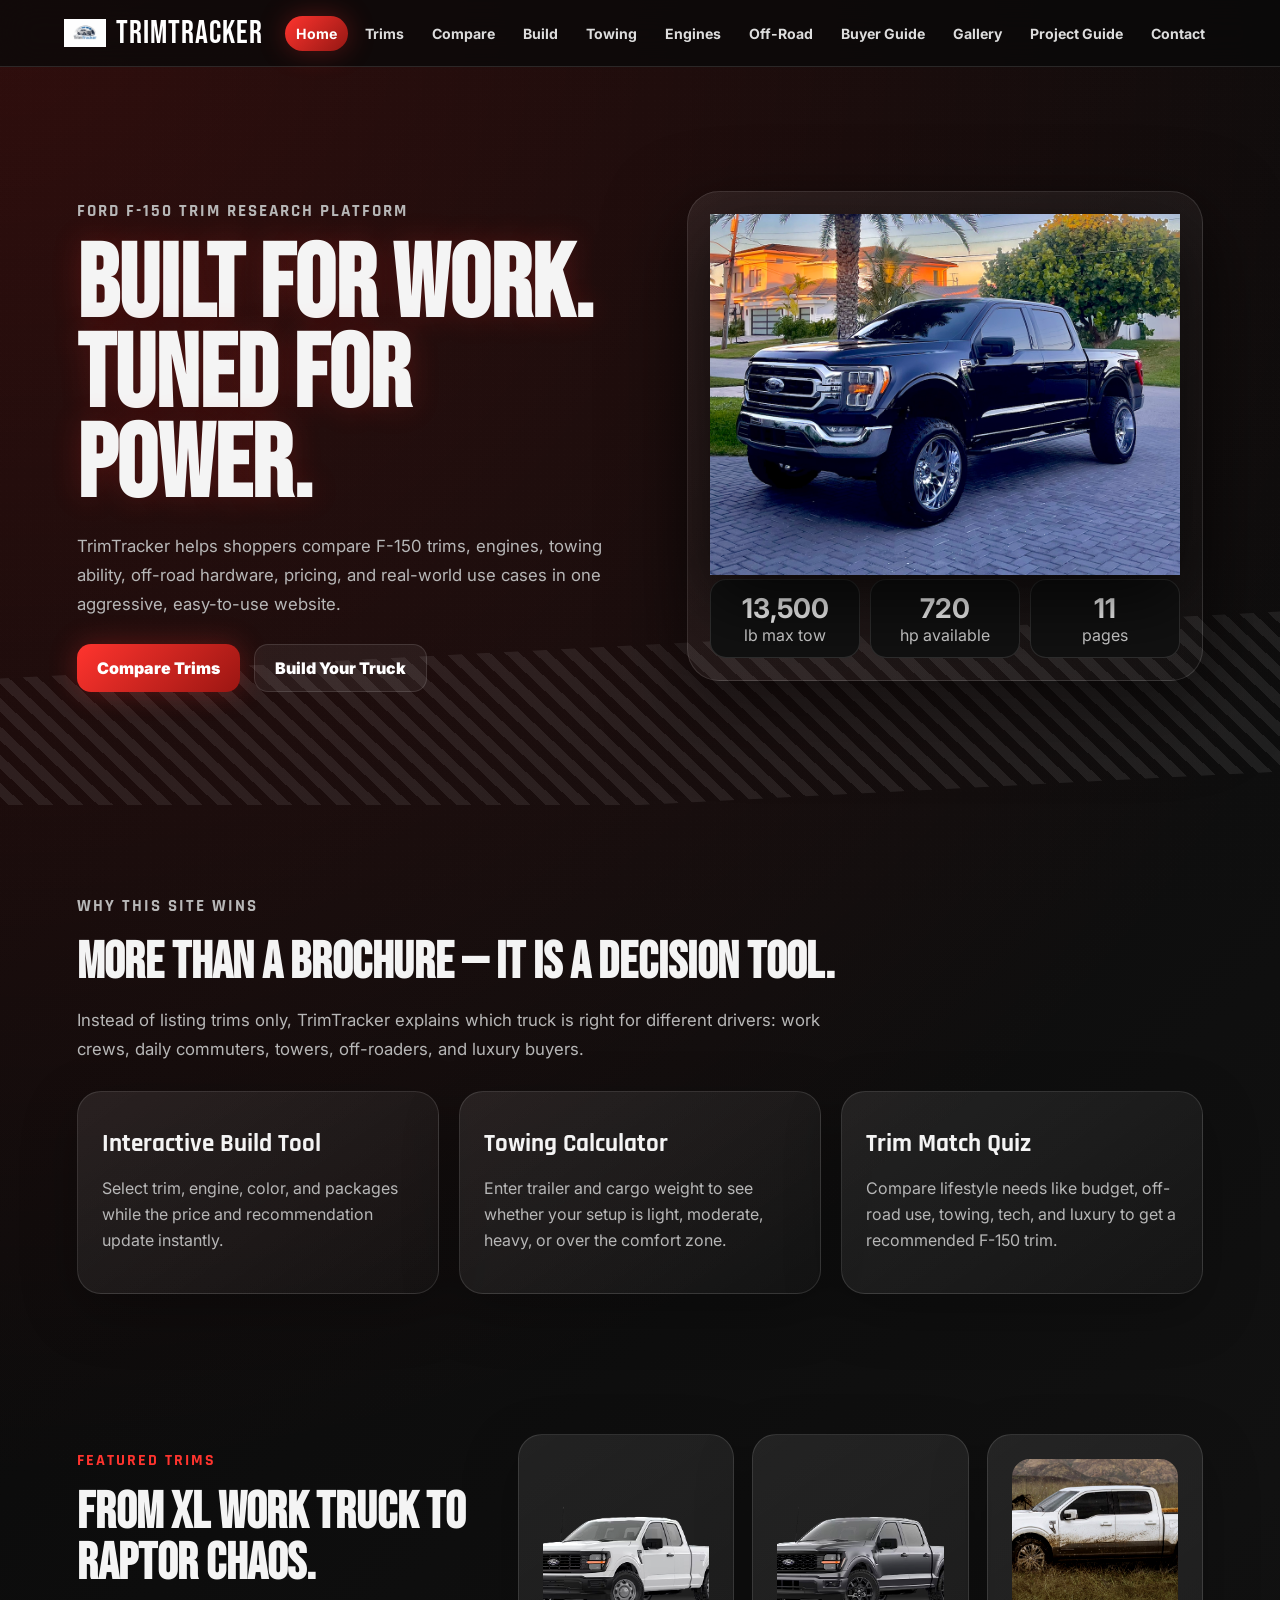
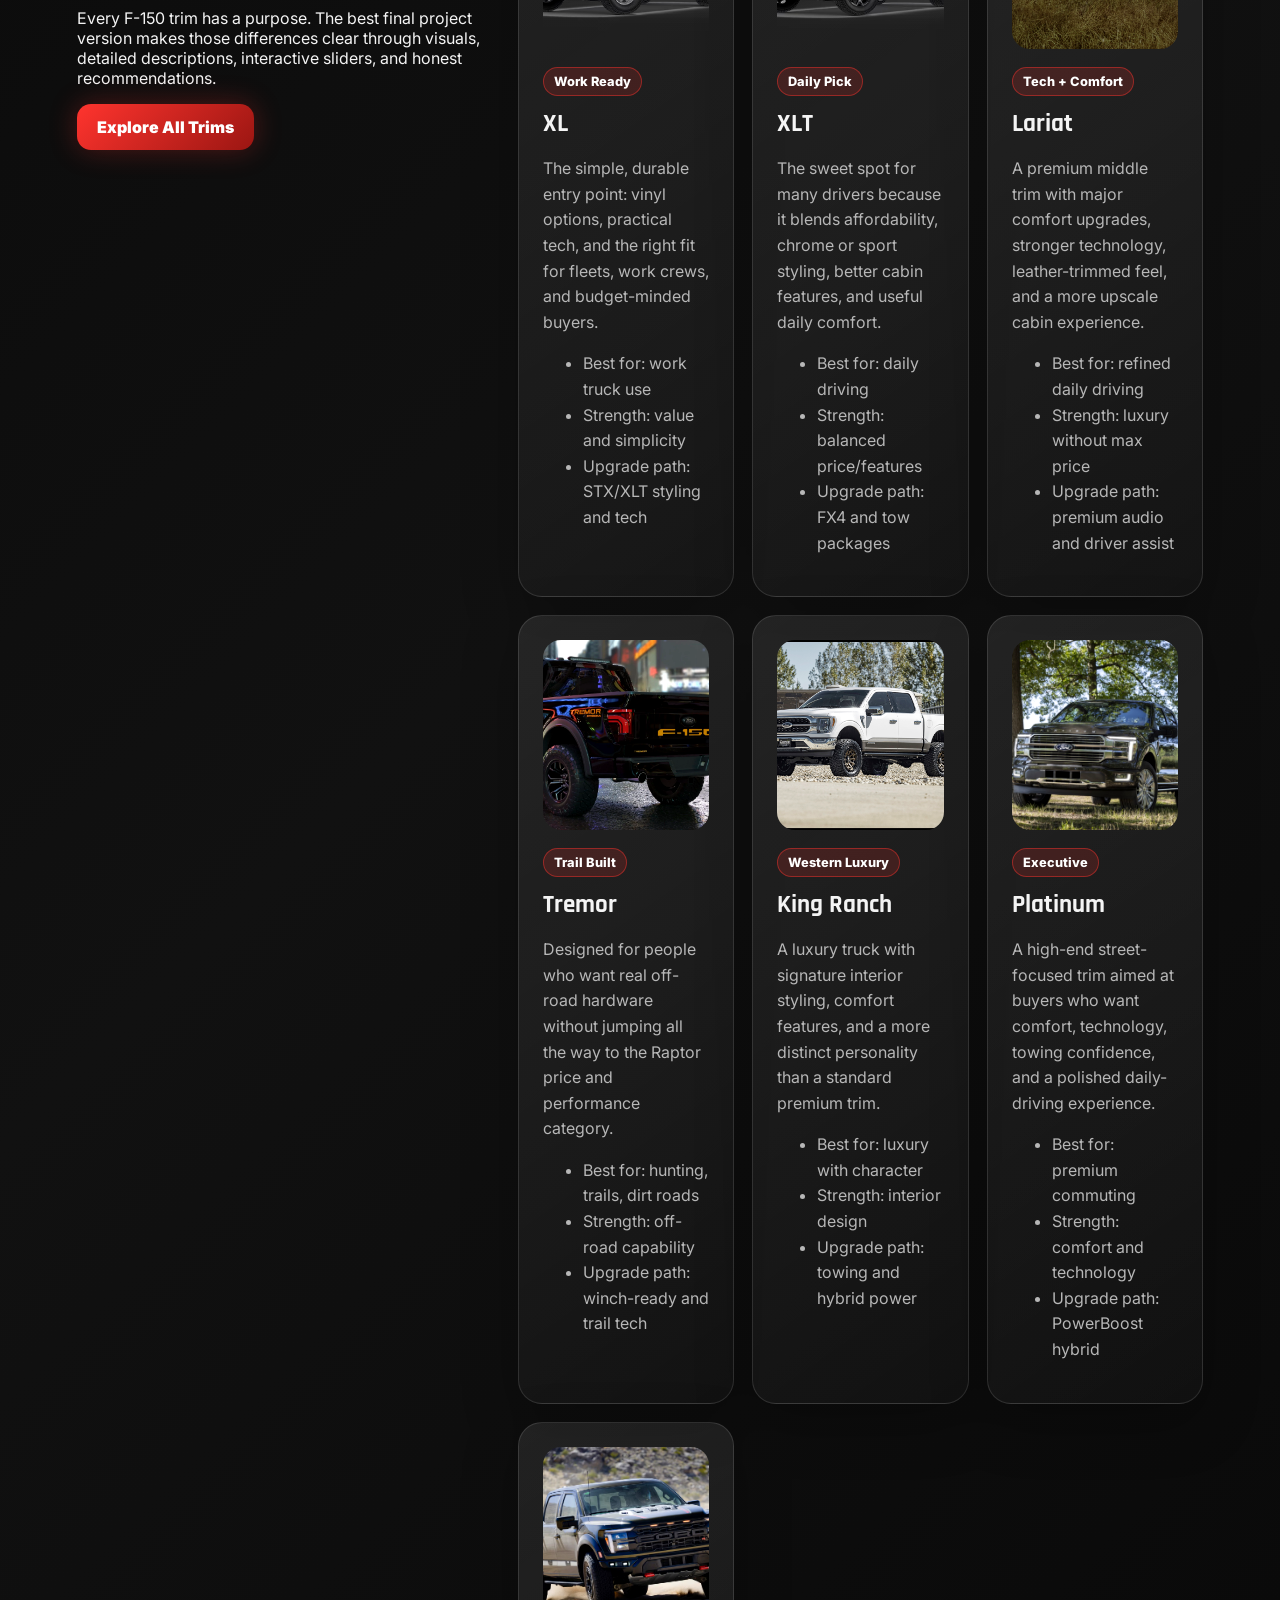
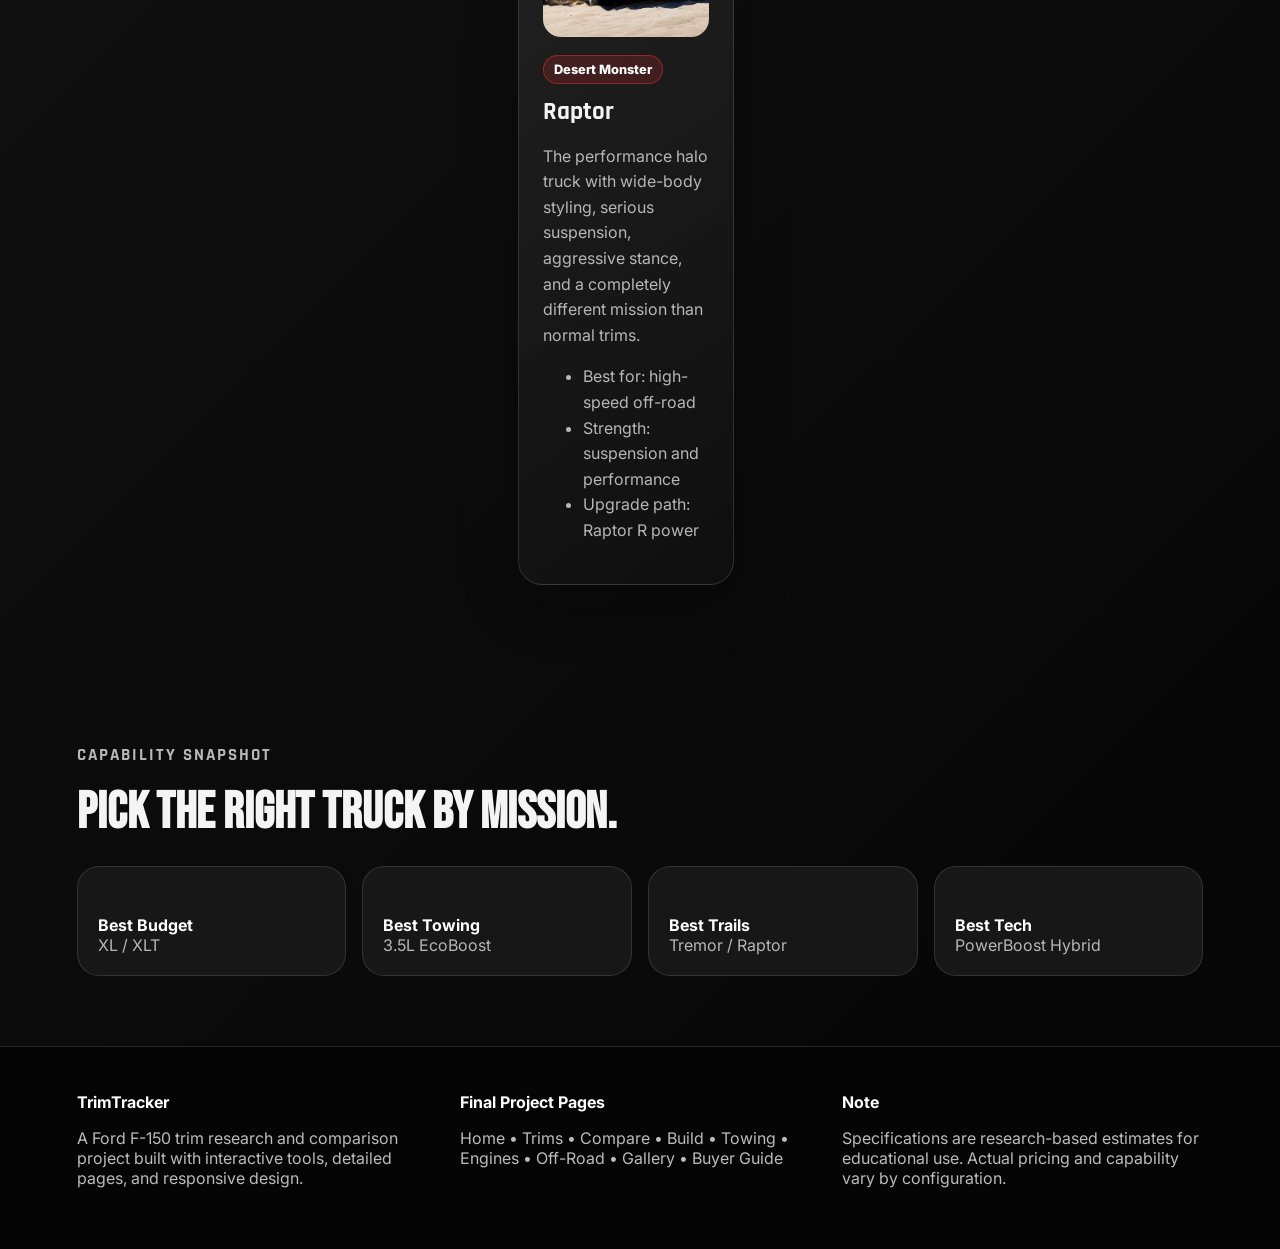
<file: index.html>
<!DOCTYPE html>
<html lang="en">
<head>
  <meta charset="UTF-8" />
  <meta name="viewport" content="width=device-width, initial-scale=1.0" />
  <title>Home | TrimTracker</title>
  <link rel="preconnect" href="https://fonts.googleapis.com">
  <link rel="preconnect" href="https://fonts.gstatic.com" crossorigin>
  <link href="https://fonts.googleapis.com/css2?family=Bebas+Neue&family=Inter:wght@400;600;700;800&family=Rajdhani:wght@500;600;700&display=swap" rel="stylesheet">
  <link rel="stylesheet" href="styles.css" />
</head>
<body data-page="index.html">
  <div class="noise"></div>
  <header class="topbar">
    <a href="index.html" class="brand"><img src="images/logo.png" alt="TrimTracker logo"><span>TrimTracker</span></a>
    <button class="menu-toggle" aria-label="Open navigation">☰</button>
    <nav class="site-nav"><a class="nav-link active" href="index.html">Home</a><a class="nav-link " href="trims.html">Trims</a><a class="nav-link " href="compare.html">Compare</a><a class="nav-link " href="build.html">Build</a><a class="nav-link " href="towing.html">Towing</a><a class="nav-link " href="engines.html">Engines</a><a class="nav-link " href="offroad.html">Off-Road</a><a class="nav-link " href="buyers-guide.html">Buyer Guide</a><a class="nav-link " href="gallery.html">Gallery</a><a class="nav-link " href="guide.html">Project Guide</a><a class="nav-link " href="contact.html">Contact</a></nav>
  </header>
  <main>
<section class="hero">
  <div class="hero-content reveal"><p class="eyebrow">Ford F-150 Trim Research Platform</p><h1>Built for Work. Tuned for Power.</h1><p>TrimTracker helps shoppers compare F-150 trims, engines, towing ability, off-road hardware, pricing, and real-world use cases in one aggressive, easy-to-use website.</p><div class="hero-actions"><a class="btn primary" href="compare.html">Compare Trims</a><a class="btn ghost" href="build.html">Build Your Truck</a></div></div>
  <div class="hero-panel reveal"><img src="images/hero-truck.png" alt="Ford F-150 hero truck"><div class="spec-strip"><span><b class="counter" data-target="13500">0</b> lb max tow</span><span><b class="counter" data-target="720">0</b> hp available</span><span><b class="counter" data-target="11">0</b> pages</span></div></div>
</section>
<section class="section"><div class="section-heading"><p class="eyebrow">Why this site wins</p><h2>More than a brochure — it is a decision tool.</h2><p>Instead of listing trims only, TrimTracker explains which truck is right for different drivers: work crews, daily commuters, towers, off-roaders, and luxury buyers.</p></div><div class="feature-grid"><div class="feature-card"><h3>Interactive Build Tool</h3><p>Select trim, engine, color, and packages while the price and recommendation update instantly.</p></div><div class="feature-card"><h3>Towing Calculator</h3><p>Enter trailer and cargo weight to see whether your setup is light, moderate, heavy, or over the comfort zone.</p></div><div class="feature-card"><h3>Trim Match Quiz</h3><p>Compare lifestyle needs like budget, off-road use, towing, tech, and luxury to get a recommended F-150 trim.</p></div></div></section>
<section class="section dark-split"><div><p class="eyebrow">Featured trims</p><h2>From XL work truck to Raptor chaos.</h2><p>Every F-150 trim has a purpose. The best final project version makes those differences clear through visuals, detailed descriptions, interactive sliders, and honest recommendations.</p><a class="btn primary" href="trims.html">Explore All Trims</a></div>
<div class="trim-grid">
  <article class="truck-card"><img src="images/xl.jpg"><span class="badge">Work Ready</span><h3>XL</h3><p>The simple, durable entry point: vinyl options, practical tech, and the right fit for fleets, work crews, and budget-minded buyers.</p><ul><li>Best for: work truck use</li><li>Strength: value and simplicity</li><li>Upgrade path: STX/XLT styling and tech</li></ul></article>
  <article class="truck-card"><img src="images/xlt.jpg"><span class="badge">Daily Pick</span><h3>XLT</h3><p>The sweet spot for many drivers because it blends affordability, chrome or sport styling, better cabin features, and useful daily comfort.</p><ul><li>Best for: daily driving</li><li>Strength: balanced price/features</li><li>Upgrade path: FX4 and tow packages</li></ul></article>
  <article class="truck-card"><img src="images/lariat.jpg"><span class="badge">Tech + Comfort</span><h3>Lariat</h3><p>A premium middle trim with major comfort upgrades, stronger technology, leather-trimmed feel, and a more upscale cabin experience.</p><ul><li>Best for: refined daily driving</li><li>Strength: luxury without max price</li><li>Upgrade path: premium audio and driver assist</li></ul></article>
  <article class="truck-card"><img src="images/tremor.jpg"><span class="badge">Trail Built</span><h3>Tremor</h3><p>Designed for people who want real off-road hardware without jumping all the way to the Raptor price and performance category.</p><ul><li>Best for: hunting, trails, dirt roads</li><li>Strength: off-road capability</li><li>Upgrade path: winch-ready and trail tech</li></ul></article>
  <article class="truck-card"><img src="images/kingranch.jpg"><span class="badge">Western Luxury</span><h3>King Ranch</h3><p>A luxury truck with signature interior styling, comfort features, and a more distinct personality than a standard premium trim.</p><ul><li>Best for: luxury with character</li><li>Strength: interior design</li><li>Upgrade path: towing and hybrid power</li></ul></article>
  <article class="truck-card"><img src="images/platinum.jpg"><span class="badge">Executive</span><h3>Platinum</h3><p>A high-end street-focused trim aimed at buyers who want comfort, technology, towing confidence, and a polished daily-driving experience.</p><ul><li>Best for: premium commuting</li><li>Strength: comfort and technology</li><li>Upgrade path: PowerBoost hybrid</li></ul></article>
  <article class="truck-card"><img src="images/raptor.jpg"><span class="badge">Desert Monster</span><h3>Raptor</h3><p>The performance halo truck with wide-body styling, serious suspension, aggressive stance, and a completely different mission than normal trims.</p><ul><li>Best for: high-speed off-road</li><li>Strength: suspension and performance</li><li>Upgrade path: Raptor R power</li></ul></article>
</div></section>
<section class="section"><div class="section-heading"><p class="eyebrow">Capability snapshot</p><h2>Pick the right truck by mission.</h2></div><div class="mission-grid"><a href="buyers-guide.html"><b>Best Budget</b><span>XL / XLT</span></a><a href="towing.html"><b>Best Towing</b><span>3.5L EcoBoost</span></a><a href="offroad.html"><b>Best Trails</b><span>Tremor / Raptor</span></a><a href="engines.html"><b>Best Tech</b><span>PowerBoost Hybrid</span></a></div></section>
</main>
  <footer class="footer">
    <div><strong>TrimTracker</strong><p>A Ford F-150 trim research and comparison project built with interactive tools, detailed pages, and responsive design.</p></div>
    <div><strong>Final Project Pages</strong><p>Home • Trims • Compare • Build • Towing • Engines • Off-Road • Gallery • Buyer Guide</p></div>
    <div><strong>Note</strong><p>Specifications are research-based estimates for educational use. Actual pricing and capability vary by configuration.</p></div>
  </footer>
  <script src="script.js"></script>
</body>
</html>
</file>
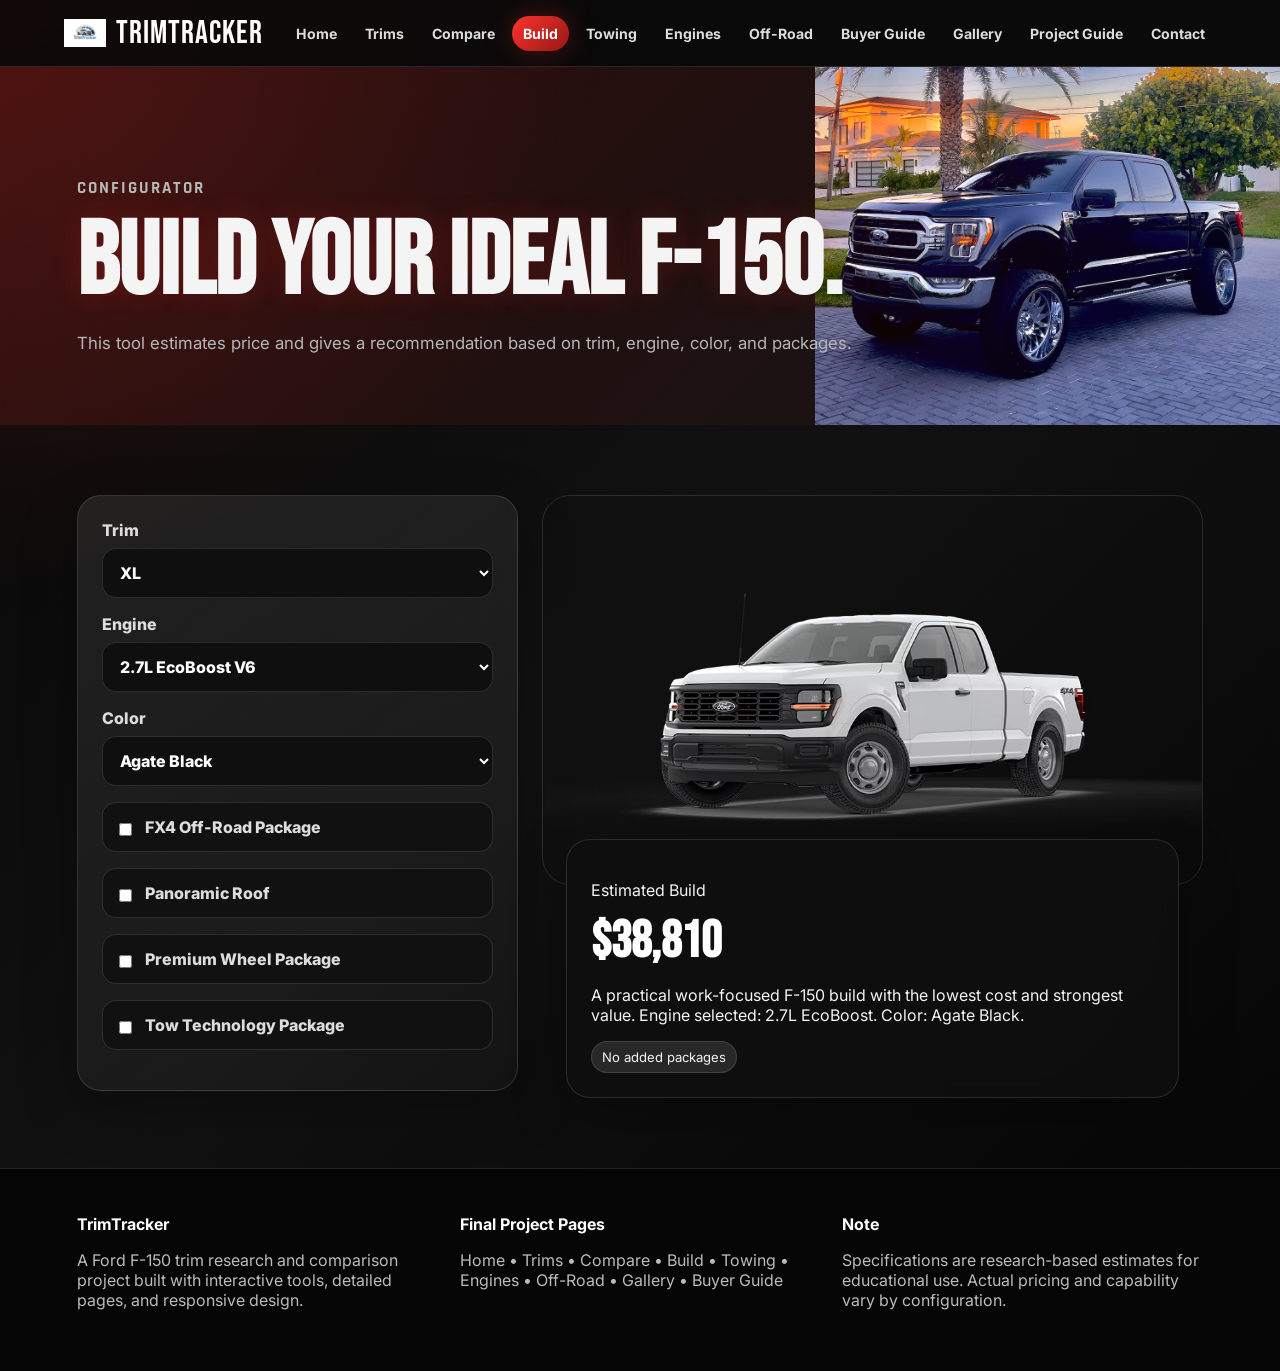
<file: build.html>
<!DOCTYPE html>
<html lang="en">
<head>
  <meta charset="UTF-8" />
  <meta name="viewport" content="width=device-width, initial-scale=1.0" />
  <title>Build Your F-150 | TrimTracker</title>
  <link rel="preconnect" href="https://fonts.googleapis.com">
  <link rel="preconnect" href="https://fonts.gstatic.com" crossorigin>
  <link href="https://fonts.googleapis.com/css2?family=Bebas+Neue&family=Inter:wght@400;600;700;800&family=Rajdhani:wght@500;600;700&display=swap" rel="stylesheet">
  <link rel="stylesheet" href="styles.css" />
</head>
<body data-page="build.html">
  <div class="noise"></div>
  <header class="topbar">
    <a href="index.html" class="brand"><img src="images/logo.png" alt="TrimTracker logo"><span>TrimTracker</span></a>
    <button class="menu-toggle" aria-label="Open navigation">☰</button>
    <nav class="site-nav"><a class="nav-link " href="index.html">Home</a><a class="nav-link " href="trims.html">Trims</a><a class="nav-link " href="compare.html">Compare</a><a class="nav-link active" href="build.html">Build</a><a class="nav-link " href="towing.html">Towing</a><a class="nav-link " href="engines.html">Engines</a><a class="nav-link " href="offroad.html">Off-Road</a><a class="nav-link " href="buyers-guide.html">Buyer Guide</a><a class="nav-link " href="gallery.html">Gallery</a><a class="nav-link " href="guide.html">Project Guide</a><a class="nav-link " href="contact.html">Contact</a></nav>
  </header>
  <main><section class="page-hero"><p class="eyebrow">Configurator</p><h1>Build your ideal F-150.</h1><p>This tool estimates price and gives a recommendation based on trim, engine, color, and packages.</p></section><section class="section build-grid"><div class="builder-panel"><label>Trim<select id="buildTrim"><option value="XL">XL</option><option value="XLT">XLT</option><option value="Lariat">Lariat</option><option value="Tremor">Tremor</option><option value="King Ranch">King Ranch</option><option value="Platinum">Platinum</option><option value="Raptor">Raptor</option></select></label><label>Engine<select id="buildEngine"><option value="2.7L EcoBoost">2.7L EcoBoost V6</option><option value="5.0L V8">5.0L Ti-VCT V8</option><option value="3.5L EcoBoost">3.5L EcoBoost V6</option><option value="PowerBoost Hybrid">3.5L PowerBoost Hybrid</option><option value="Raptor HO">High-Output Performance</option></select></label><label>Color<select id="buildColor"><option>Agate Black</option><option>Oxford White</option><option>Carbonized Gray</option><option>Antimatter Blue</option><option>Rapid Red</option></select></label><div class="check-list"><label><input type="checkbox" class="pkg" value="2200" data-label="FX4 Off-Road Package"> FX4 Off-Road Package</label><label><input type="checkbox" class="pkg" value="1800" data-label="Panoramic Roof"> Panoramic Roof</label><label><input type="checkbox" class="pkg" value="3000" data-label="Premium Wheel Package"> Premium Wheel Package</label><label><input type="checkbox" class="pkg" value="1200" data-label="Tow Technology Package"> Tow Technology Package</label></div></div><div class="truck-preview"><img id="buildImage" src="images/xl.jpg" alt="selected truck"><div class="price-card"><p>Estimated Build</p><h2 id="buildPrice">$38,810</h2><p id="buildSummary">A practical work-focused F-150 build.</p><div id="packageList" class="chips"></div></div></div></section></main>
  <footer class="footer">
    <div><strong>TrimTracker</strong><p>A Ford F-150 trim research and comparison project built with interactive tools, detailed pages, and responsive design.</p></div>
    <div><strong>Final Project Pages</strong><p>Home • Trims • Compare • Build • Towing • Engines • Off-Road • Gallery • Buyer Guide</p></div>
    <div><strong>Note</strong><p>Specifications are research-based estimates for educational use. Actual pricing and capability vary by configuration.</p></div>
  </footer>
  <script src="script.js"></script>
</body>
</html>
</file>
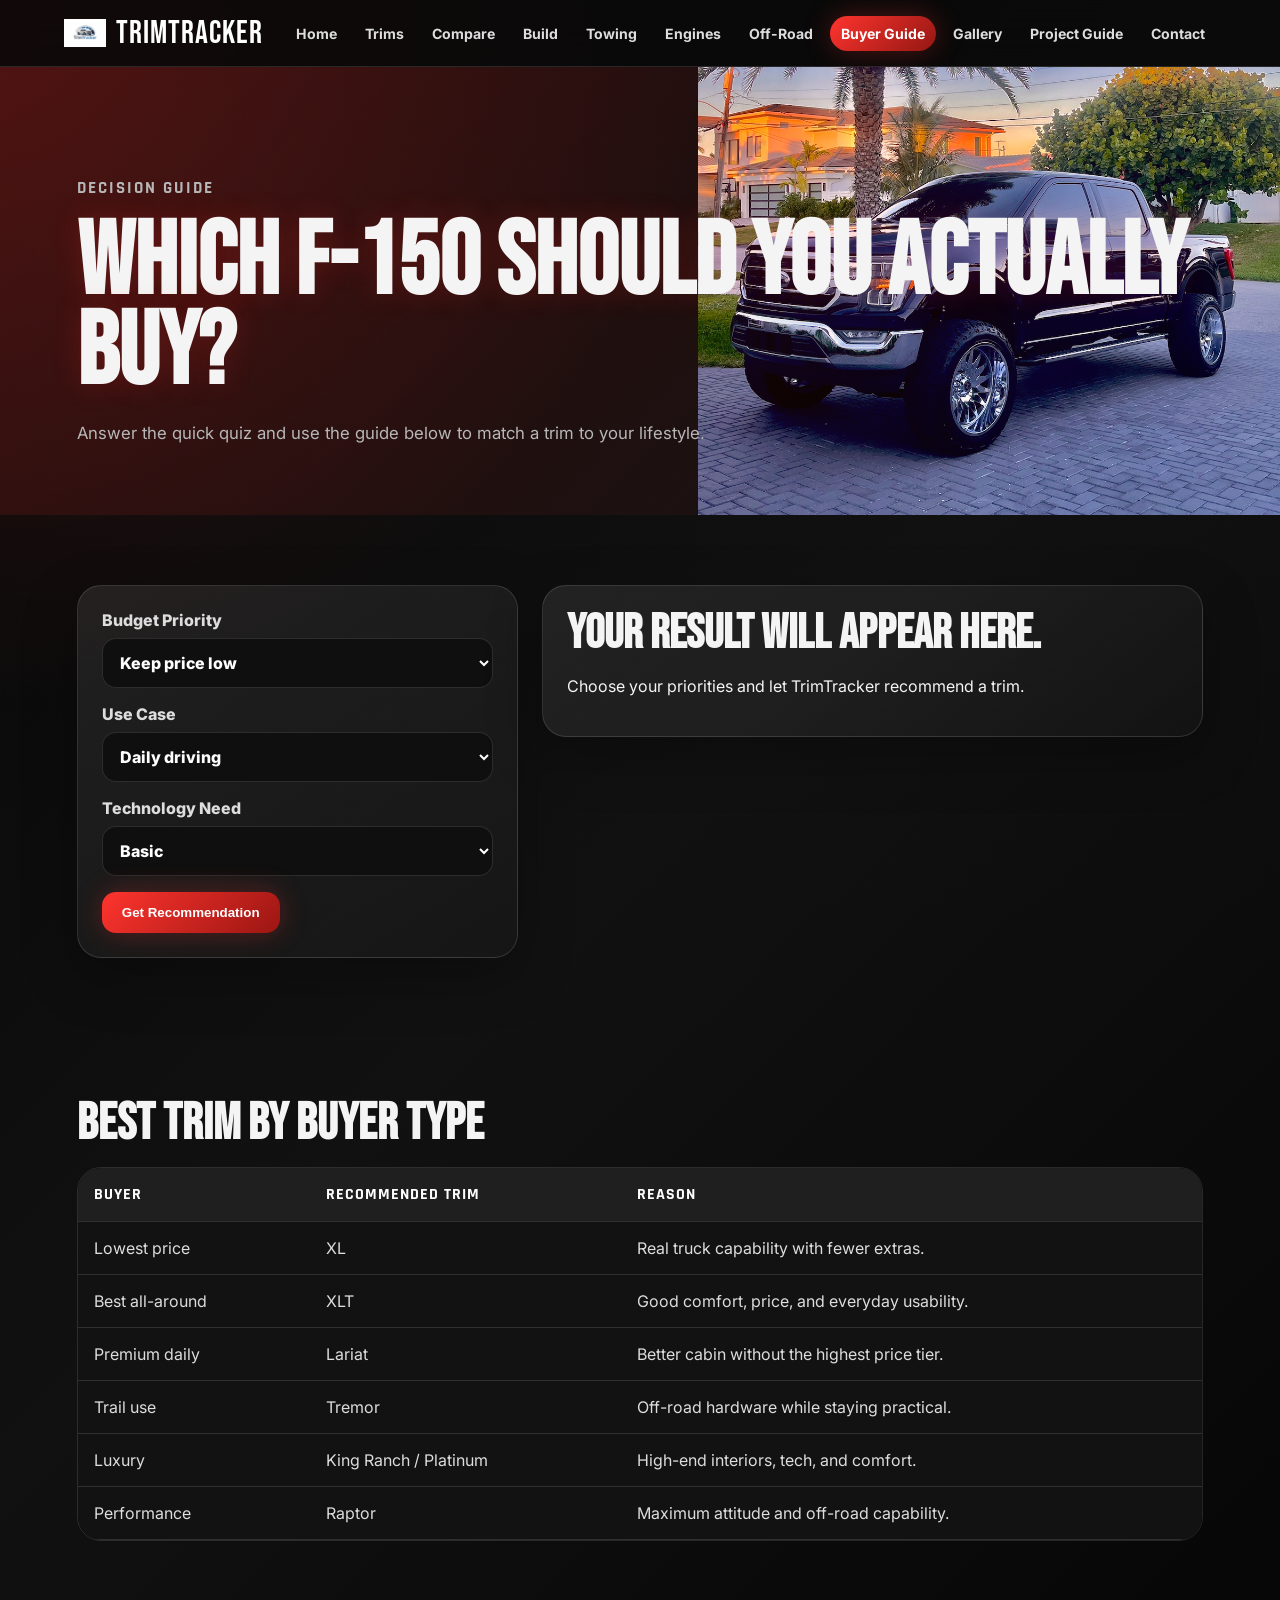
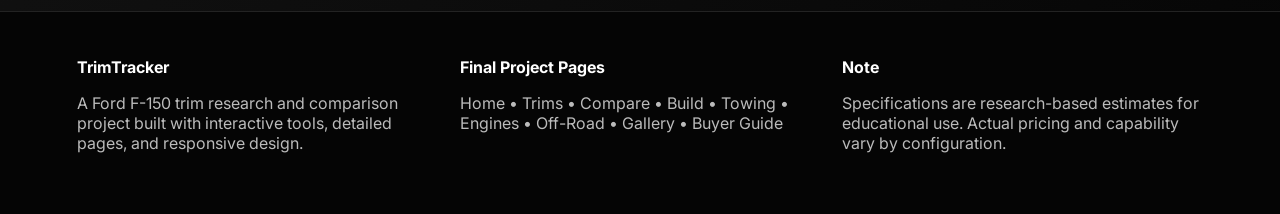
<file: buyers-guide.html>
<!DOCTYPE html>
<html lang="en">
<head>
  <meta charset="UTF-8" />
  <meta name="viewport" content="width=device-width, initial-scale=1.0" />
  <title>Buyer Guide | TrimTracker</title>
  <link rel="preconnect" href="https://fonts.googleapis.com">
  <link rel="preconnect" href="https://fonts.gstatic.com" crossorigin>
  <link href="https://fonts.googleapis.com/css2?family=Bebas+Neue&family=Inter:wght@400;600;700;800&family=Rajdhani:wght@500;600;700&display=swap" rel="stylesheet">
  <link rel="stylesheet" href="styles.css" />
</head>
<body data-page="buyers-guide.html">
  <div class="noise"></div>
  <header class="topbar">
    <a href="index.html" class="brand"><img src="images/logo.png" alt="TrimTracker logo"><span>TrimTracker</span></a>
    <button class="menu-toggle" aria-label="Open navigation">☰</button>
    <nav class="site-nav"><a class="nav-link " href="index.html">Home</a><a class="nav-link " href="trims.html">Trims</a><a class="nav-link " href="compare.html">Compare</a><a class="nav-link " href="build.html">Build</a><a class="nav-link " href="towing.html">Towing</a><a class="nav-link " href="engines.html">Engines</a><a class="nav-link " href="offroad.html">Off-Road</a><a class="nav-link active" href="buyers-guide.html">Buyer Guide</a><a class="nav-link " href="gallery.html">Gallery</a><a class="nav-link " href="guide.html">Project Guide</a><a class="nav-link " href="contact.html">Contact</a></nav>
  </header>
  <main><section class="page-hero"><p class="eyebrow">Decision Guide</p><h1>Which F-150 should you actually buy?</h1><p>Answer the quick quiz and use the guide below to match a trim to your lifestyle.</p></section><section class="section quiz-grid"><div class="builder-panel"><label>Budget Priority<select id="qBudget"><option value="high">Keep price low</option><option value="medium">Balanced</option><option value="low">Premium is fine</option></select></label><label>Use Case<select id="qUse"><option value="daily">Daily driving</option><option value="tow">Towing</option><option value="offroad">Off-road</option><option value="luxury">Luxury</option><option value="work">Work truck</option></select></label><label>Technology Need<select id="qTech"><option value="low">Basic</option><option value="medium">Helpful</option><option value="high">High-end</option></select></label><button class="btn primary" id="quizBtn">Get Recommendation</button></div><div id="quizResult" class="result-card"><h2>Your result will appear here.</h2><p>Choose your priorities and let TrimTracker recommend a trim.</p></div></section><section class="section"><h2>Best Trim by Buyer Type</h2><div class="table-wrap"><table><tr><th>Buyer</th><th>Recommended Trim</th><th>Reason</th></tr><tr><td>Lowest price</td><td>XL</td><td>Real truck capability with fewer extras.</td></tr><tr><td>Best all-around</td><td>XLT</td><td>Good comfort, price, and everyday usability.</td></tr><tr><td>Premium daily</td><td>Lariat</td><td>Better cabin without the highest price tier.</td></tr><tr><td>Trail use</td><td>Tremor</td><td>Off-road hardware while staying practical.</td></tr><tr><td>Luxury</td><td>King Ranch / Platinum</td><td>High-end interiors, tech, and comfort.</td></tr><tr><td>Performance</td><td>Raptor</td><td>Maximum attitude and off-road capability.</td></tr></table></div></section></main>
  <footer class="footer">
    <div><strong>TrimTracker</strong><p>A Ford F-150 trim research and comparison project built with interactive tools, detailed pages, and responsive design.</p></div>
    <div><strong>Final Project Pages</strong><p>Home • Trims • Compare • Build • Towing • Engines • Off-Road • Gallery • Buyer Guide</p></div>
    <div><strong>Note</strong><p>Specifications are research-based estimates for educational use. Actual pricing and capability vary by configuration.</p></div>
  </footer>
  <script src="script.js"></script>
</body>
</html>
</file>
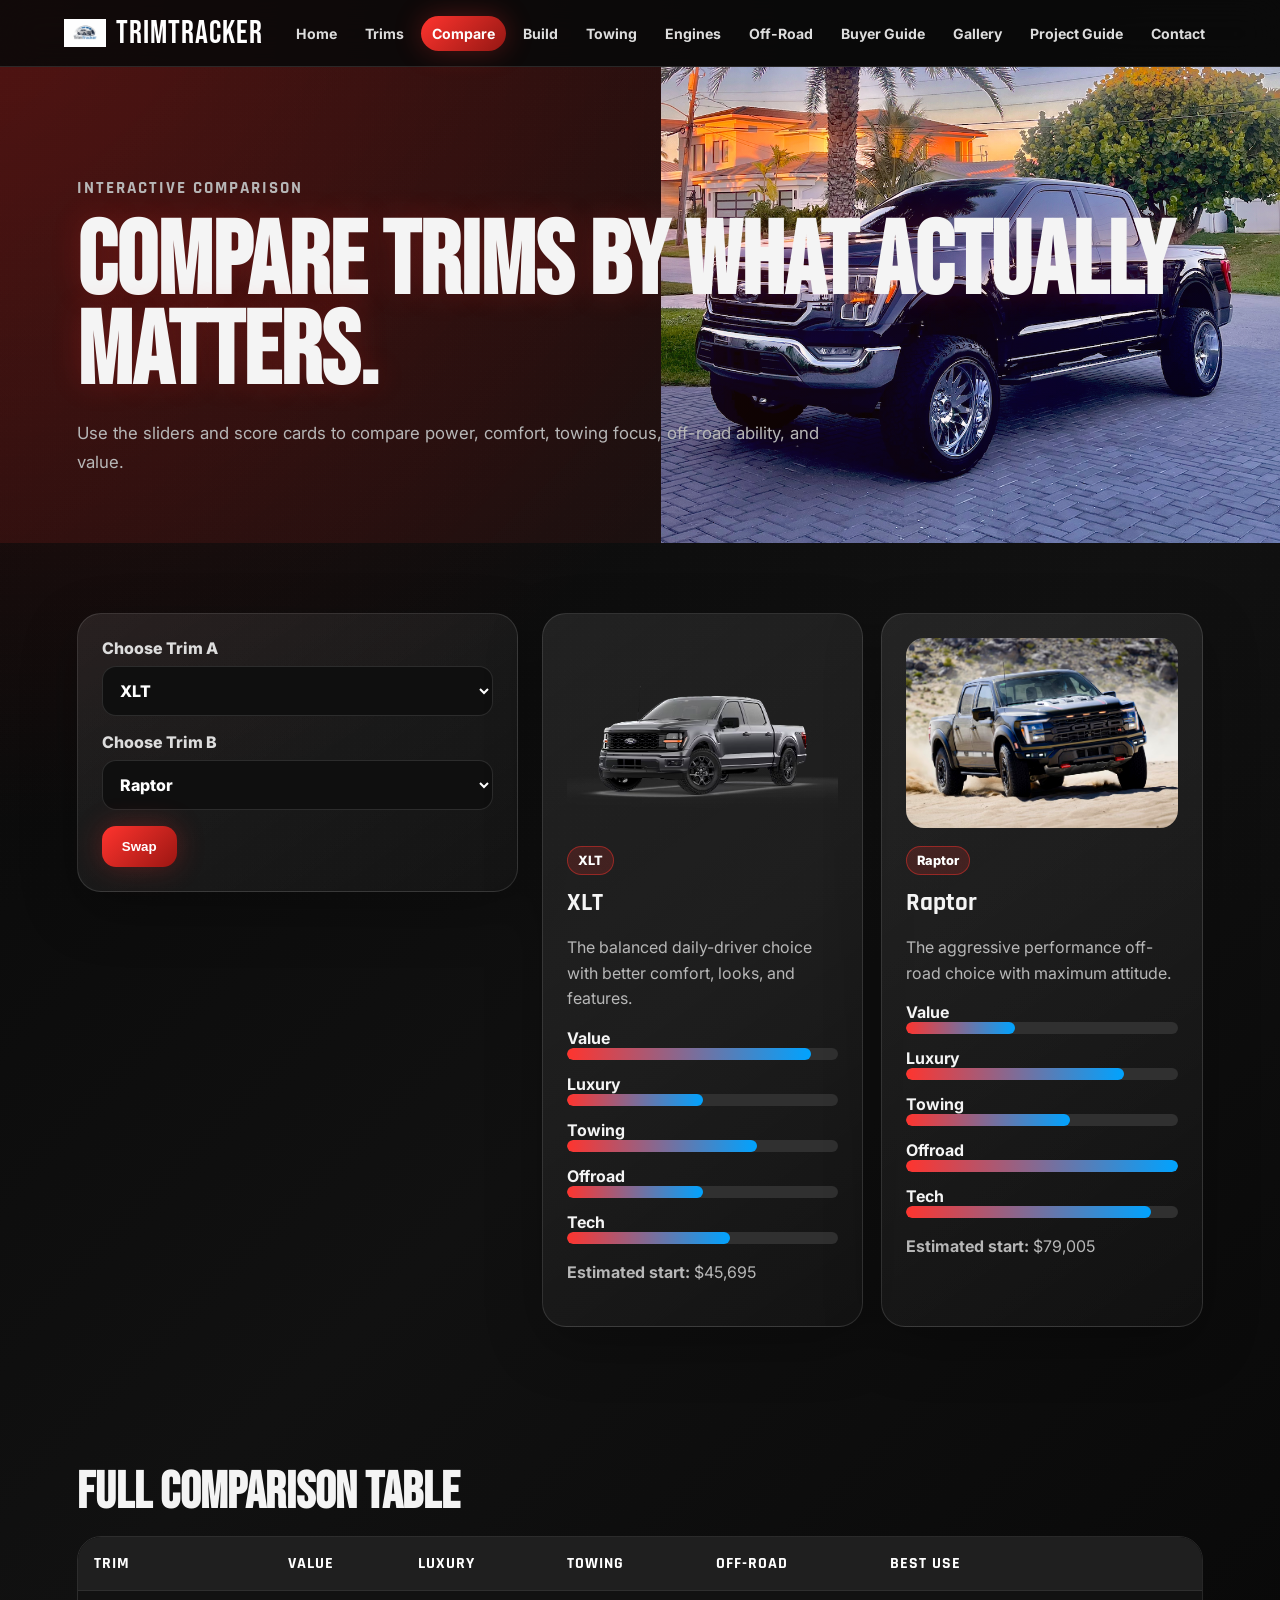
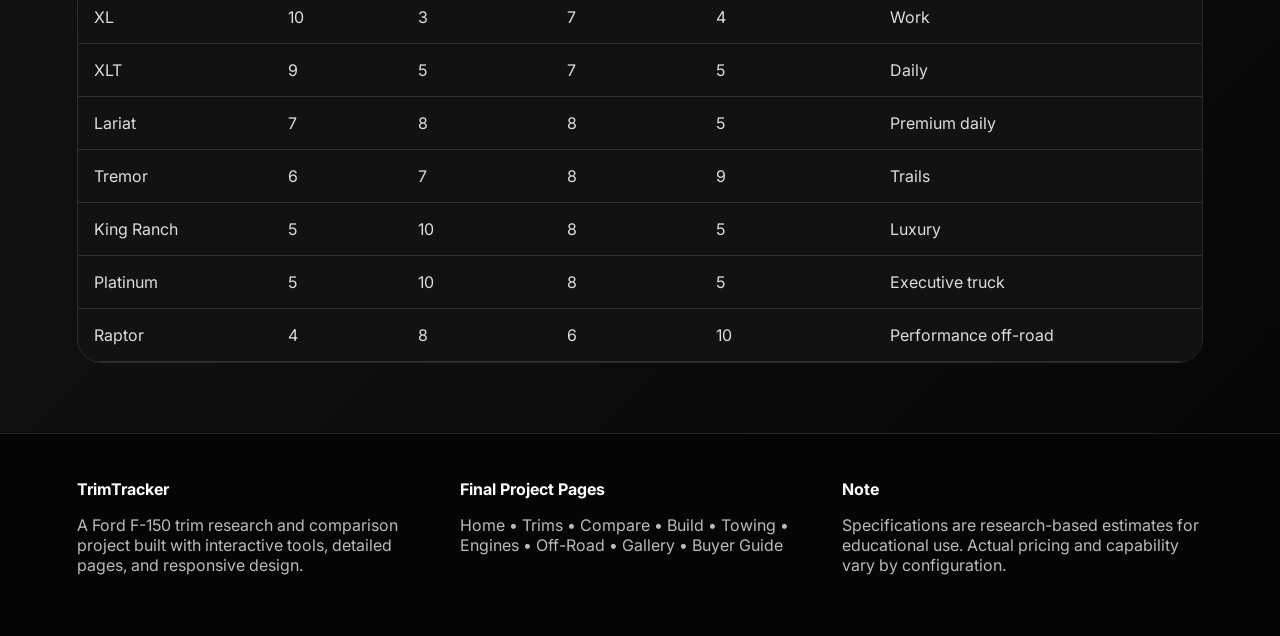
<file: compare.html>
<!DOCTYPE html>
<html lang="en">
<head>
  <meta charset="UTF-8" />
  <meta name="viewport" content="width=device-width, initial-scale=1.0" />
  <title>Compare Trims | TrimTracker</title>
  <link rel="preconnect" href="https://fonts.googleapis.com">
  <link rel="preconnect" href="https://fonts.gstatic.com" crossorigin>
  <link href="https://fonts.googleapis.com/css2?family=Bebas+Neue&family=Inter:wght@400;600;700;800&family=Rajdhani:wght@500;600;700&display=swap" rel="stylesheet">
  <link rel="stylesheet" href="styles.css" />
</head>
<body data-page="compare.html">
  <div class="noise"></div>
  <header class="topbar">
    <a href="index.html" class="brand"><img src="images/logo.png" alt="TrimTracker logo"><span>TrimTracker</span></a>
    <button class="menu-toggle" aria-label="Open navigation">☰</button>
    <nav class="site-nav"><a class="nav-link " href="index.html">Home</a><a class="nav-link " href="trims.html">Trims</a><a class="nav-link active" href="compare.html">Compare</a><a class="nav-link " href="build.html">Build</a><a class="nav-link " href="towing.html">Towing</a><a class="nav-link " href="engines.html">Engines</a><a class="nav-link " href="offroad.html">Off-Road</a><a class="nav-link " href="buyers-guide.html">Buyer Guide</a><a class="nav-link " href="gallery.html">Gallery</a><a class="nav-link " href="guide.html">Project Guide</a><a class="nav-link " href="contact.html">Contact</a></nav>
  </header>
  <main><section class="page-hero"><p class="eyebrow">Interactive Comparison</p><h1>Compare trims by what actually matters.</h1><p>Use the sliders and score cards to compare power, comfort, towing focus, off-road ability, and value.</p></section><section class="section compare-tool"><div class="control-card"><label>Choose Trim A<select id="trimA"></select></label><label>Choose Trim B<select id="trimB"></select></label><button class="btn primary" id="swapTrims">Swap</button></div><div id="compareOutput" class="compare-output"></div></section><section class="section"><h2>Full Comparison Table</h2><div class="table-wrap"><table><tr><th>Trim</th><th>Value</th><th>Luxury</th><th>Towing</th><th>Off-Road</th><th>Best Use</th></tr><tr><td>XL</td><td>10</td><td>3</td><td>7</td><td>4</td><td>Work</td></tr><tr><td>XLT</td><td>9</td><td>5</td><td>7</td><td>5</td><td>Daily</td></tr><tr><td>Lariat</td><td>7</td><td>8</td><td>8</td><td>5</td><td>Premium daily</td></tr><tr><td>Tremor</td><td>6</td><td>7</td><td>8</td><td>9</td><td>Trails</td></tr><tr><td>King Ranch</td><td>5</td><td>10</td><td>8</td><td>5</td><td>Luxury</td></tr><tr><td>Platinum</td><td>5</td><td>10</td><td>8</td><td>5</td><td>Executive truck</td></tr><tr><td>Raptor</td><td>4</td><td>8</td><td>6</td><td>10</td><td>Performance off-road</td></tr></table></div></section></main>
  <footer class="footer">
    <div><strong>TrimTracker</strong><p>A Ford F-150 trim research and comparison project built with interactive tools, detailed pages, and responsive design.</p></div>
    <div><strong>Final Project Pages</strong><p>Home • Trims • Compare • Build • Towing • Engines • Off-Road • Gallery • Buyer Guide</p></div>
    <div><strong>Note</strong><p>Specifications are research-based estimates for educational use. Actual pricing and capability vary by configuration.</p></div>
  </footer>
  <script src="script.js"></script>
</body>
</html>
</file>
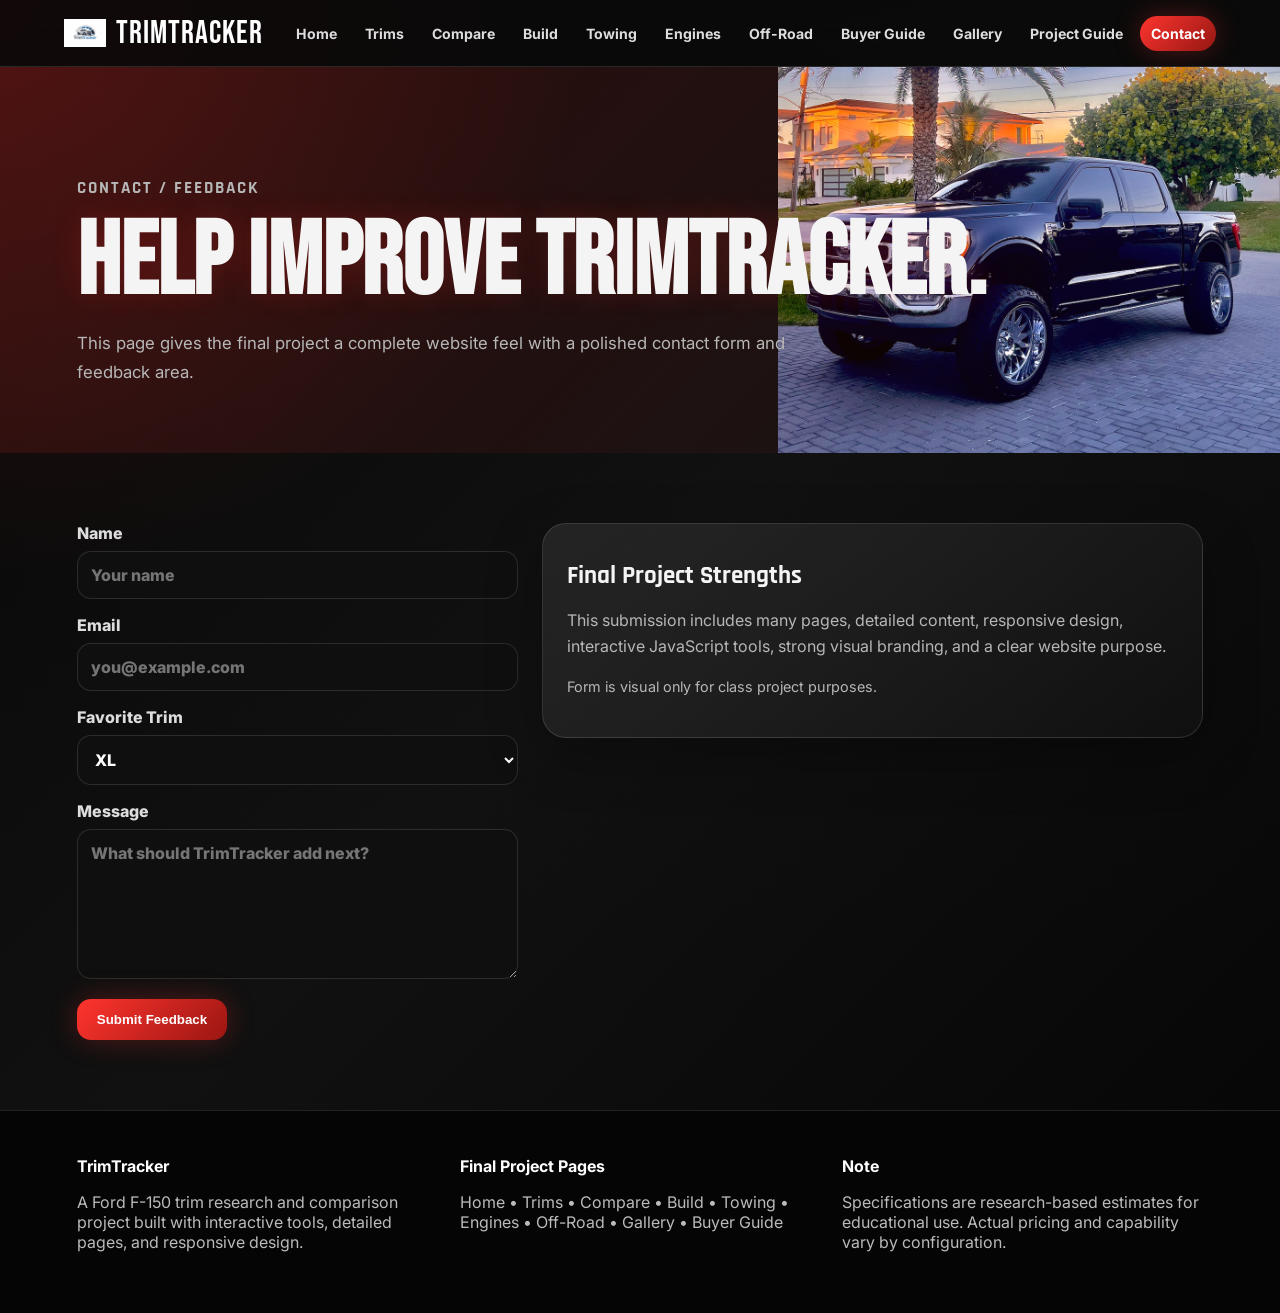
<file: contact.html>
<!DOCTYPE html>
<html lang="en">
<head>
  <meta charset="UTF-8" />
  <meta name="viewport" content="width=device-width, initial-scale=1.0" />
  <title>Contact | TrimTracker</title>
  <link rel="preconnect" href="https://fonts.googleapis.com">
  <link rel="preconnect" href="https://fonts.gstatic.com" crossorigin>
  <link href="https://fonts.googleapis.com/css2?family=Bebas+Neue&family=Inter:wght@400;600;700;800&family=Rajdhani:wght@500;600;700&display=swap" rel="stylesheet">
  <link rel="stylesheet" href="styles.css" />
</head>
<body data-page="contact.html">
  <div class="noise"></div>
  <header class="topbar">
    <a href="index.html" class="brand"><img src="images/logo.png" alt="TrimTracker logo"><span>TrimTracker</span></a>
    <button class="menu-toggle" aria-label="Open navigation">☰</button>
    <nav class="site-nav"><a class="nav-link " href="index.html">Home</a><a class="nav-link " href="trims.html">Trims</a><a class="nav-link " href="compare.html">Compare</a><a class="nav-link " href="build.html">Build</a><a class="nav-link " href="towing.html">Towing</a><a class="nav-link " href="engines.html">Engines</a><a class="nav-link " href="offroad.html">Off-Road</a><a class="nav-link " href="buyers-guide.html">Buyer Guide</a><a class="nav-link " href="gallery.html">Gallery</a><a class="nav-link " href="guide.html">Project Guide</a><a class="nav-link active" href="contact.html">Contact</a></nav>
  </header>
  <main><section class="page-hero"><p class="eyebrow">Contact / Feedback</p><h1>Help improve TrimTracker.</h1><p>This page gives the final project a complete website feel with a polished contact form and feedback area.</p></section><section class="section contact-grid"><form class="contact-form"><label>Name<input type="text" placeholder="Your name"></label><label>Email<input type="email" placeholder="you@example.com"></label><label>Favorite Trim<select><option>XL</option><option>XLT</option><option>Lariat</option><option>Tremor</option><option>King Ranch</option><option>Platinum</option><option>Raptor</option></select></label><label>Message<textarea placeholder="What should TrimTracker add next?"></textarea></label><button class="btn primary" type="button">Submit Feedback</button></form><div class="feature-card"><h3>Final Project Strengths</h3><p>This submission includes many pages, detailed content, responsive design, interactive JavaScript tools, strong visual branding, and a clear website purpose.</p><p class="note">Form is visual only for class project purposes.</p></div></section></main>
  <footer class="footer">
    <div><strong>TrimTracker</strong><p>A Ford F-150 trim research and comparison project built with interactive tools, detailed pages, and responsive design.</p></div>
    <div><strong>Final Project Pages</strong><p>Home • Trims • Compare • Build • Towing • Engines • Off-Road • Gallery • Buyer Guide</p></div>
    <div><strong>Note</strong><p>Specifications are research-based estimates for educational use. Actual pricing and capability vary by configuration.</p></div>
  </footer>
  <script src="script.js"></script>
</body>
</html>
</file>
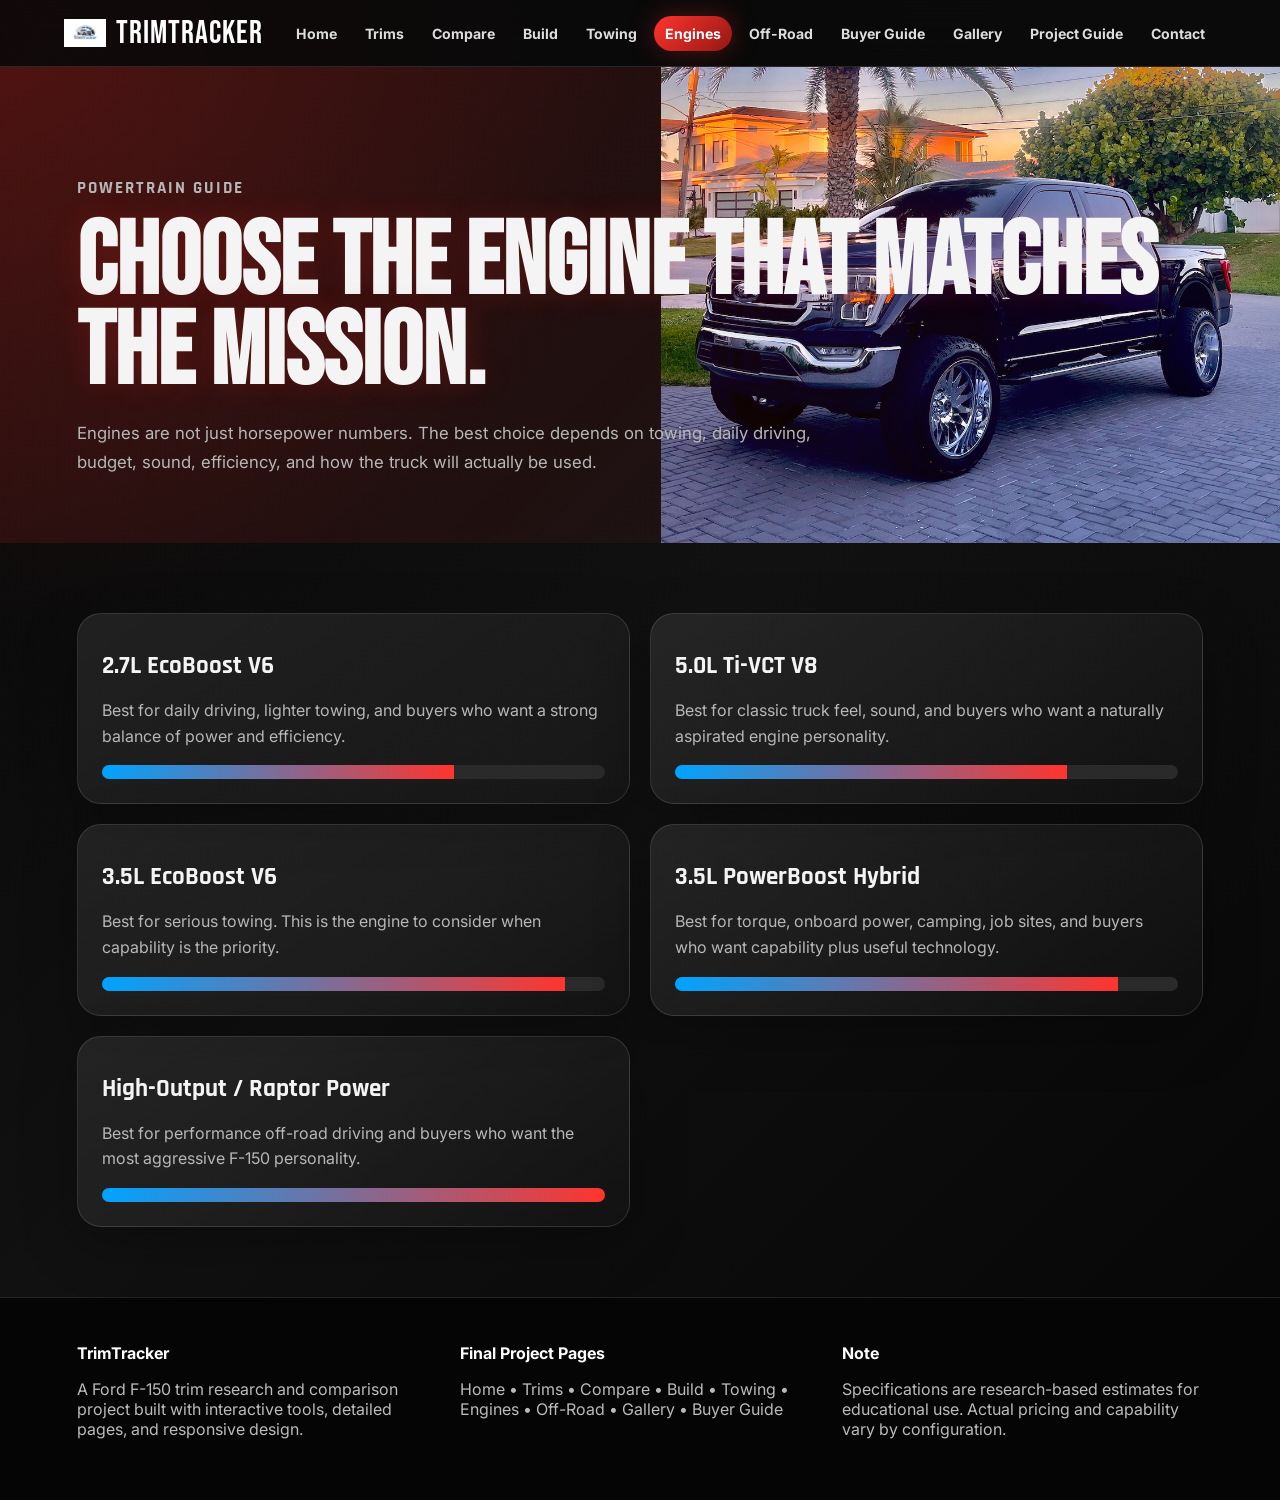
<file: engines.html>
<!DOCTYPE html>
<html lang="en">
<head>
  <meta charset="UTF-8" />
  <meta name="viewport" content="width=device-width, initial-scale=1.0" />
  <title>Engines | TrimTracker</title>
  <link rel="preconnect" href="https://fonts.googleapis.com">
  <link rel="preconnect" href="https://fonts.gstatic.com" crossorigin>
  <link href="https://fonts.googleapis.com/css2?family=Bebas+Neue&family=Inter:wght@400;600;700;800&family=Rajdhani:wght@500;600;700&display=swap" rel="stylesheet">
  <link rel="stylesheet" href="styles.css" />
</head>
<body data-page="engines.html">
  <div class="noise"></div>
  <header class="topbar">
    <a href="index.html" class="brand"><img src="images/logo.png" alt="TrimTracker logo"><span>TrimTracker</span></a>
    <button class="menu-toggle" aria-label="Open navigation">☰</button>
    <nav class="site-nav"><a class="nav-link " href="index.html">Home</a><a class="nav-link " href="trims.html">Trims</a><a class="nav-link " href="compare.html">Compare</a><a class="nav-link " href="build.html">Build</a><a class="nav-link " href="towing.html">Towing</a><a class="nav-link active" href="engines.html">Engines</a><a class="nav-link " href="offroad.html">Off-Road</a><a class="nav-link " href="buyers-guide.html">Buyer Guide</a><a class="nav-link " href="gallery.html">Gallery</a><a class="nav-link " href="guide.html">Project Guide</a><a class="nav-link " href="contact.html">Contact</a></nav>
  </header>
  <main><section class="page-hero"><p class="eyebrow">Powertrain Guide</p><h1>Choose the engine that matches the mission.</h1><p>Engines are not just horsepower numbers. The best choice depends on towing, daily driving, budget, sound, efficiency, and how the truck will actually be used.</p></section><section class="section engine-grid"><div class="engine-card"><h3>2.7L EcoBoost V6</h3><p>Best for daily driving, lighter towing, and buyers who want a strong balance of power and efficiency.</p><div class="meter"><span style="width:70%"></span></div></div><div class="engine-card"><h3>5.0L Ti-VCT V8</h3><p>Best for classic truck feel, sound, and buyers who want a naturally aspirated engine personality.</p><div class="meter"><span style="width:78%"></span></div></div><div class="engine-card"><h3>3.5L EcoBoost V6</h3><p>Best for serious towing. This is the engine to consider when capability is the priority.</p><div class="meter"><span style="width:92%"></span></div></div><div class="engine-card"><h3>3.5L PowerBoost Hybrid</h3><p>Best for torque, onboard power, camping, job sites, and buyers who want capability plus useful technology.</p><div class="meter"><span style="width:88%"></span></div></div><div class="engine-card"><h3>High-Output / Raptor Power</h3><p>Best for performance off-road driving and buyers who want the most aggressive F-150 personality.</p><div class="meter"><span style="width:100%"></span></div></div></section></main>
  <footer class="footer">
    <div><strong>TrimTracker</strong><p>A Ford F-150 trim research and comparison project built with interactive tools, detailed pages, and responsive design.</p></div>
    <div><strong>Final Project Pages</strong><p>Home • Trims • Compare • Build • Towing • Engines • Off-Road • Gallery • Buyer Guide</p></div>
    <div><strong>Note</strong><p>Specifications are research-based estimates for educational use. Actual pricing and capability vary by configuration.</p></div>
  </footer>
  <script src="script.js"></script>
</body>
</html>
</file>
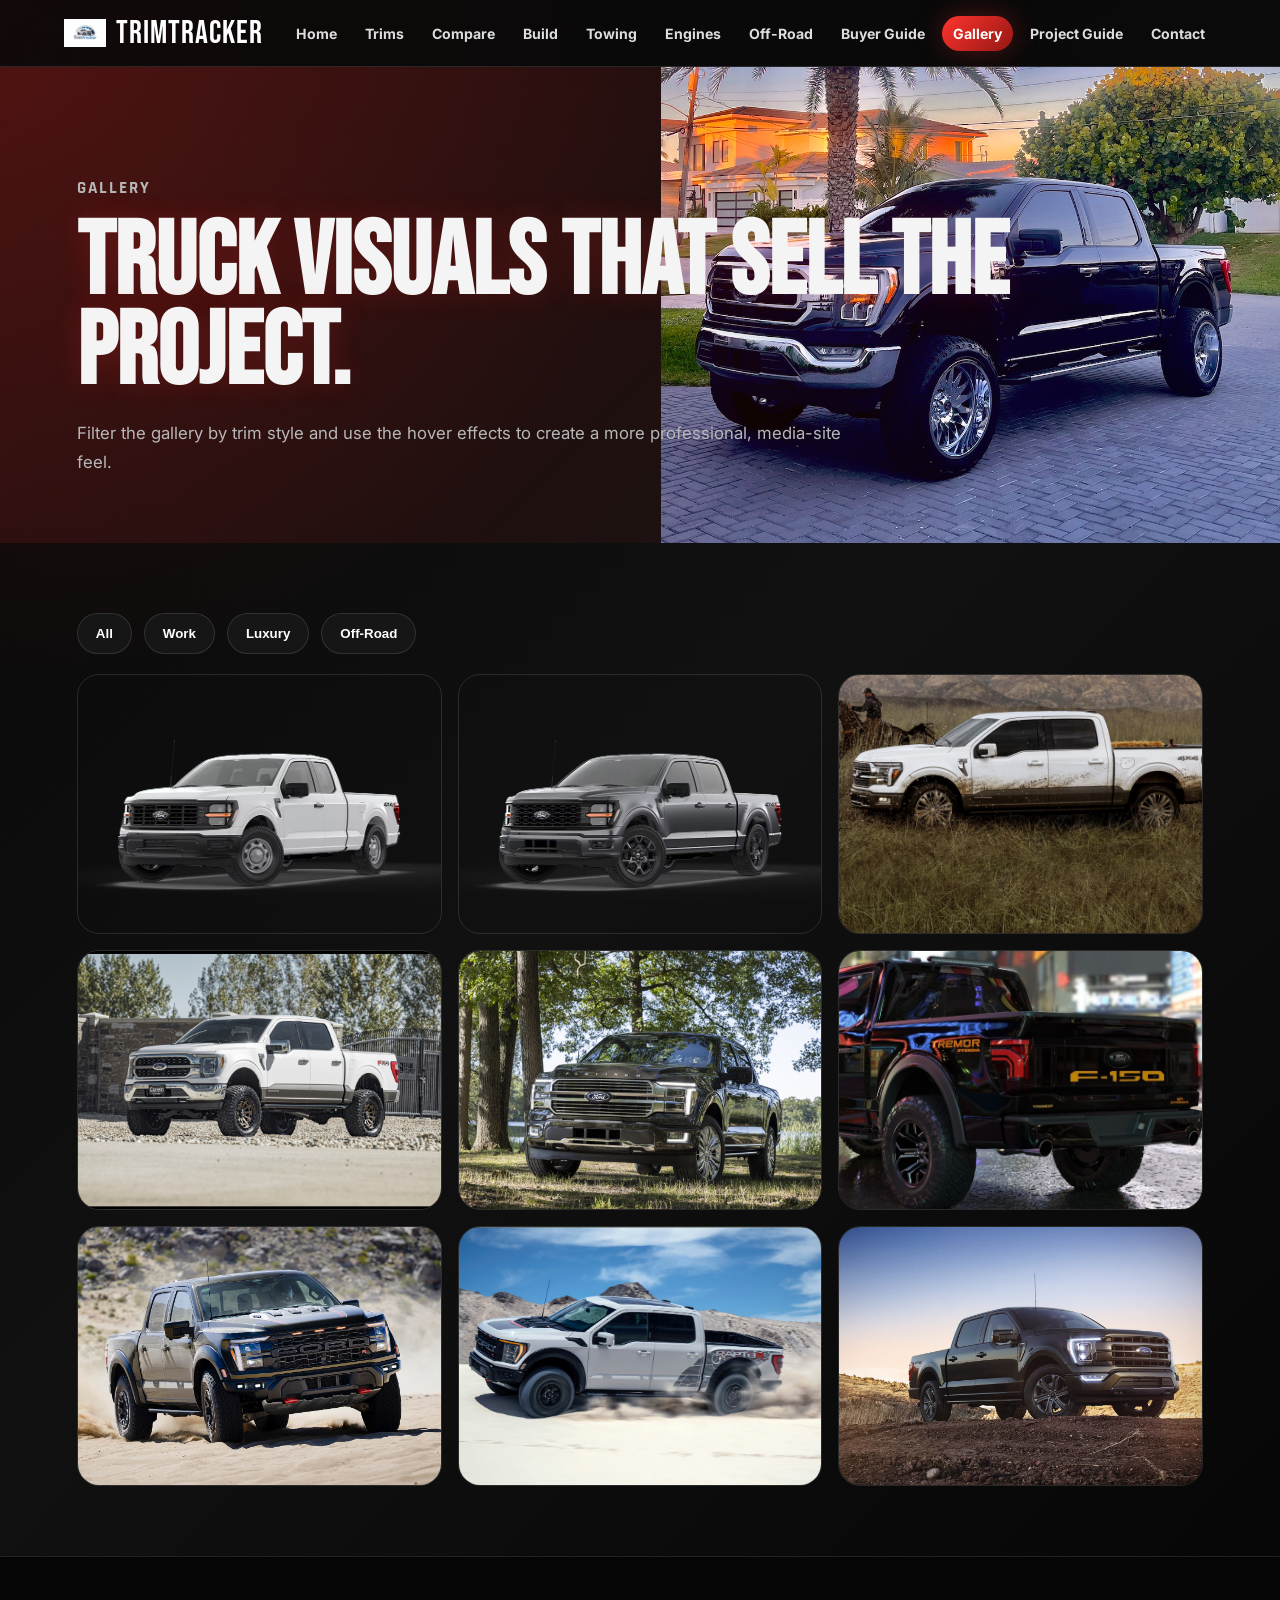
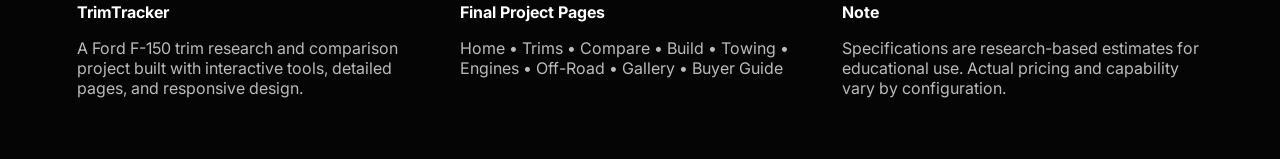
<file: gallery.html>
<!DOCTYPE html>
<html lang="en">
<head>
  <meta charset="UTF-8" />
  <meta name="viewport" content="width=device-width, initial-scale=1.0" />
  <title>Gallery | TrimTracker</title>
  <link rel="preconnect" href="https://fonts.googleapis.com">
  <link rel="preconnect" href="https://fonts.gstatic.com" crossorigin>
  <link href="https://fonts.googleapis.com/css2?family=Bebas+Neue&family=Inter:wght@400;600;700;800&family=Rajdhani:wght@500;600;700&display=swap" rel="stylesheet">
  <link rel="stylesheet" href="styles.css" />
</head>
<body data-page="gallery.html">
  <div class="noise"></div>
  <header class="topbar">
    <a href="index.html" class="brand"><img src="images/logo.png" alt="TrimTracker logo"><span>TrimTracker</span></a>
    <button class="menu-toggle" aria-label="Open navigation">☰</button>
    <nav class="site-nav"><a class="nav-link " href="index.html">Home</a><a class="nav-link " href="trims.html">Trims</a><a class="nav-link " href="compare.html">Compare</a><a class="nav-link " href="build.html">Build</a><a class="nav-link " href="towing.html">Towing</a><a class="nav-link " href="engines.html">Engines</a><a class="nav-link " href="offroad.html">Off-Road</a><a class="nav-link " href="buyers-guide.html">Buyer Guide</a><a class="nav-link active" href="gallery.html">Gallery</a><a class="nav-link " href="guide.html">Project Guide</a><a class="nav-link " href="contact.html">Contact</a></nav>
  </header>
  <main><section class="page-hero"><p class="eyebrow">Gallery</p><h1>Truck visuals that sell the project.</h1><p>Filter the gallery by trim style and use the hover effects to create a more professional, media-site feel.</p></section><section class="section"><div class="filter-row"><button data-filter="all">All</button><button data-filter="work">Work</button><button data-filter="luxury">Luxury</button><button data-filter="offroad">Off-Road</button></div><div class="gallery-grid"><img data-cat="work" src="images/xl.jpg"><img data-cat="work" src="images/xlt.jpg"><img data-cat="luxury" src="images/lariat.jpg"><img data-cat="luxury" src="images/kingranch.jpg"><img data-cat="luxury" src="images/platinum.jpg"><img data-cat="offroad" src="images/tremor.jpg"><img data-cat="offroad" src="images/raptor.jpg"><img data-cat="offroad" src="images/raptorr.jpg"><img data-cat="luxury" src="images/limited.jpg"></div></section></main>
  <footer class="footer">
    <div><strong>TrimTracker</strong><p>A Ford F-150 trim research and comparison project built with interactive tools, detailed pages, and responsive design.</p></div>
    <div><strong>Final Project Pages</strong><p>Home • Trims • Compare • Build • Towing • Engines • Off-Road • Gallery • Buyer Guide</p></div>
    <div><strong>Note</strong><p>Specifications are research-based estimates for educational use. Actual pricing and capability vary by configuration.</p></div>
  </footer>
  <script src="script.js"></script>
</body>
</html>
</file>
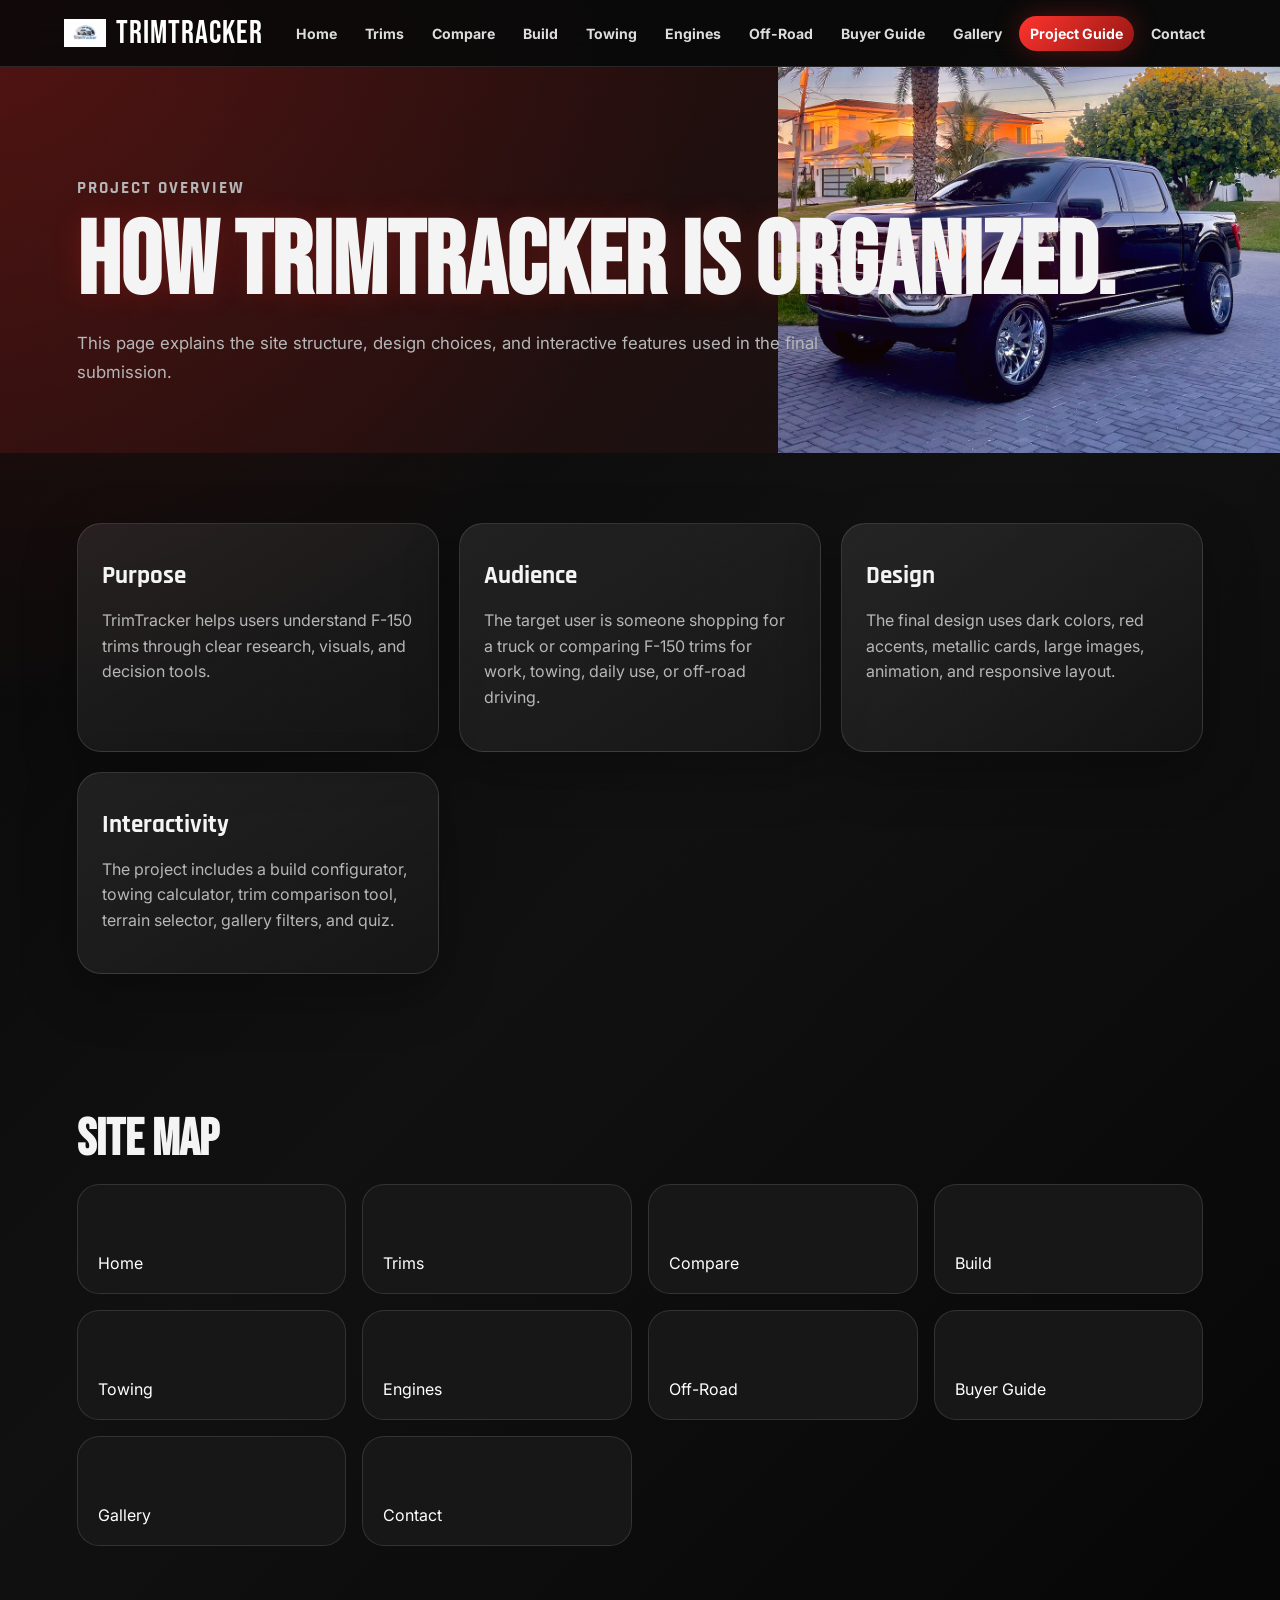
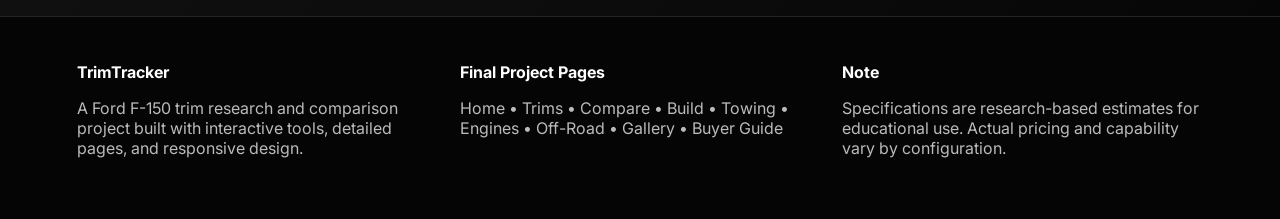
<file: guide.html>
<!DOCTYPE html>
<html lang="en">
<head>
  <meta charset="UTF-8" />
  <meta name="viewport" content="width=device-width, initial-scale=1.0" />
  <title>Project Guide | TrimTracker</title>
  <link rel="preconnect" href="https://fonts.googleapis.com">
  <link rel="preconnect" href="https://fonts.gstatic.com" crossorigin>
  <link href="https://fonts.googleapis.com/css2?family=Bebas+Neue&family=Inter:wght@400;600;700;800&family=Rajdhani:wght@500;600;700&display=swap" rel="stylesheet">
  <link rel="stylesheet" href="styles.css" />
</head>
<body data-page="guide.html">
  <div class="noise"></div>
  <header class="topbar">
    <a href="index.html" class="brand"><img src="images/logo.png" alt="TrimTracker logo"><span>TrimTracker</span></a>
    <button class="menu-toggle" aria-label="Open navigation">☰</button>
    <nav class="site-nav"><a class="nav-link " href="index.html">Home</a><a class="nav-link " href="trims.html">Trims</a><a class="nav-link " href="compare.html">Compare</a><a class="nav-link " href="build.html">Build</a><a class="nav-link " href="towing.html">Towing</a><a class="nav-link " href="engines.html">Engines</a><a class="nav-link " href="offroad.html">Off-Road</a><a class="nav-link " href="buyers-guide.html">Buyer Guide</a><a class="nav-link " href="gallery.html">Gallery</a><a class="nav-link active" href="guide.html">Project Guide</a><a class="nav-link " href="contact.html">Contact</a></nav>
  </header>
  <main><section class="page-hero"><p class="eyebrow">Project Overview</p><h1>How TrimTracker is organized.</h1><p>This page explains the site structure, design choices, and interactive features used in the final submission.</p></section><section class="section feature-grid"><div class="feature-card"><h3>Purpose</h3><p>TrimTracker helps users understand F-150 trims through clear research, visuals, and decision tools.</p></div><div class="feature-card"><h3>Audience</h3><p>The target user is someone shopping for a truck or comparing F-150 trims for work, towing, daily use, or off-road driving.</p></div><div class="feature-card"><h3>Design</h3><p>The final design uses dark colors, red accents, metallic cards, large images, animation, and responsive layout.</p></div><div class="feature-card"><h3>Interactivity</h3><p>The project includes a build configurator, towing calculator, trim comparison tool, terrain selector, gallery filters, and quiz.</p></div></section><section class="section"><h2>Site Map</h2><div class="mission-grid"><a>Home</a><a>Trims</a><a>Compare</a><a>Build</a><a>Towing</a><a>Engines</a><a>Off-Road</a><a>Buyer Guide</a><a>Gallery</a><a>Contact</a></div></section></main>
  <footer class="footer">
    <div><strong>TrimTracker</strong><p>A Ford F-150 trim research and comparison project built with interactive tools, detailed pages, and responsive design.</p></div>
    <div><strong>Final Project Pages</strong><p>Home • Trims • Compare • Build • Towing • Engines • Off-Road • Gallery • Buyer Guide</p></div>
    <div><strong>Note</strong><p>Specifications are research-based estimates for educational use. Actual pricing and capability vary by configuration.</p></div>
  </footer>
  <script src="script.js"></script>
</body>
</html>
</file>
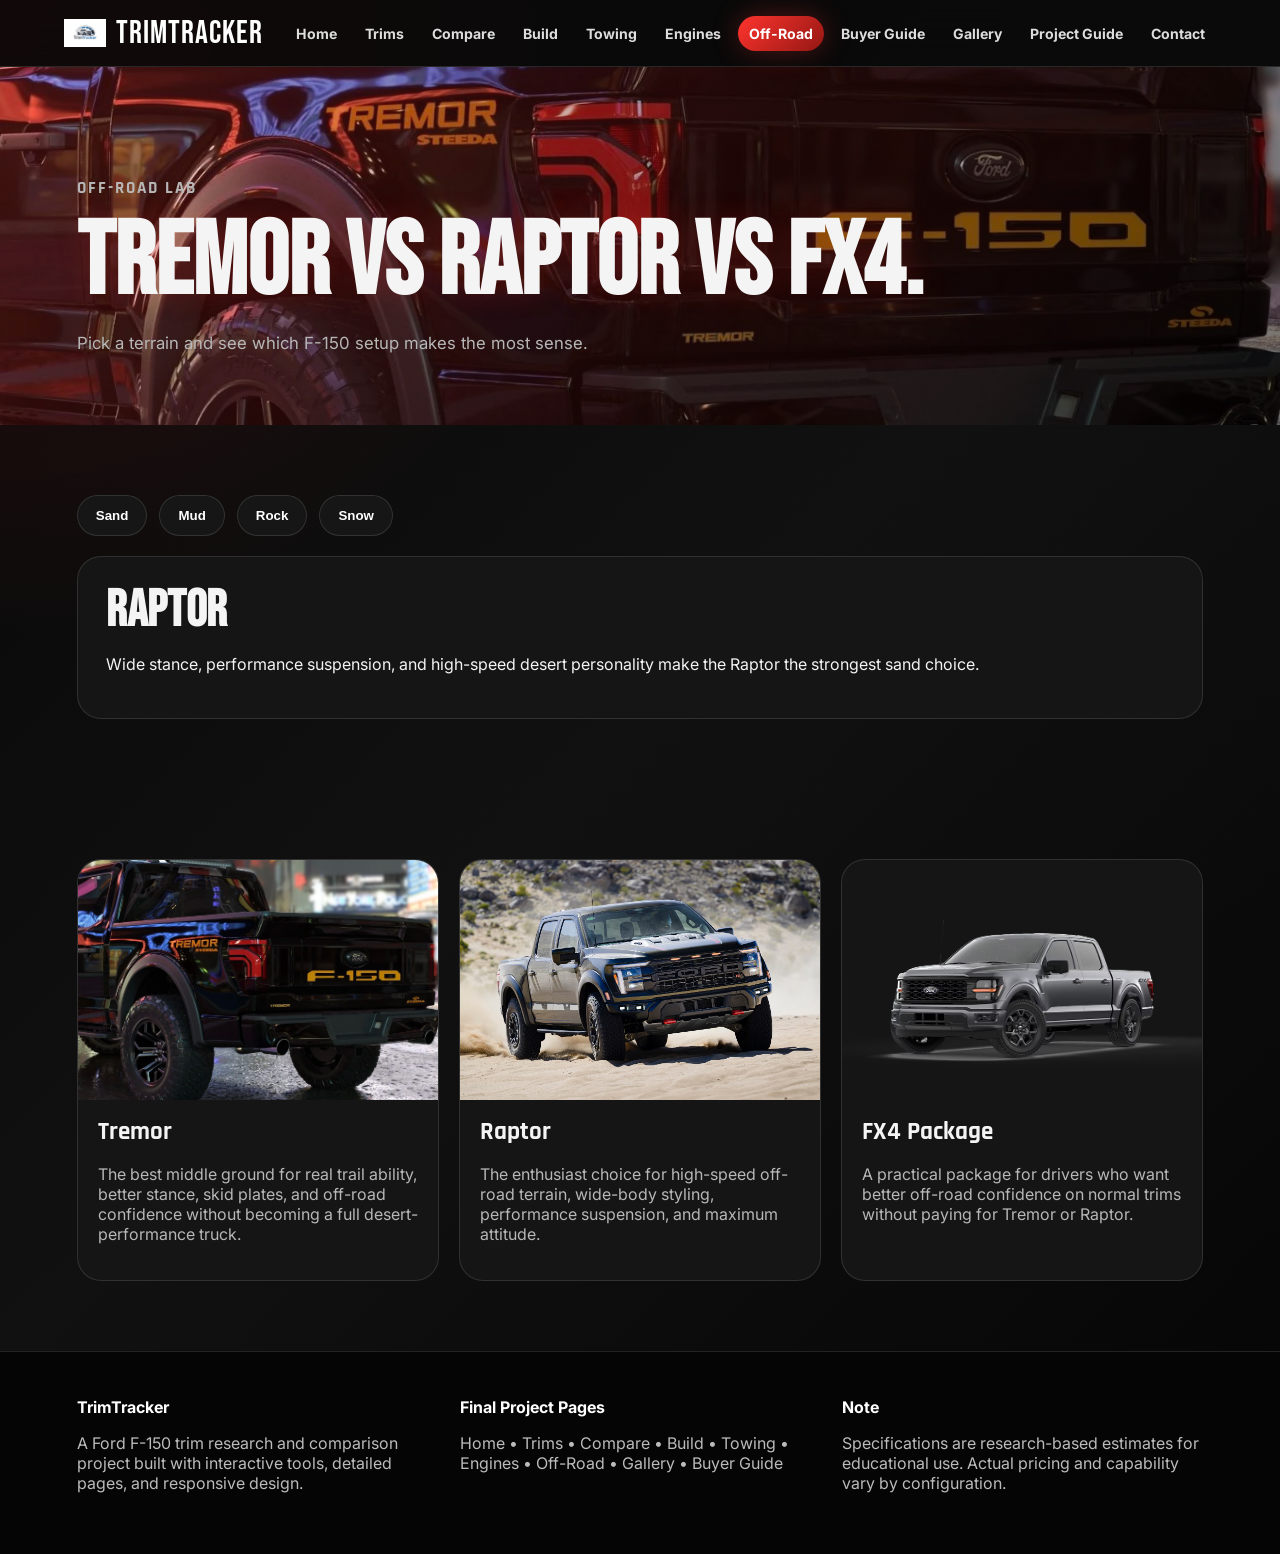
<file: offroad.html>
<!DOCTYPE html>
<html lang="en">
<head>
  <meta charset="UTF-8" />
  <meta name="viewport" content="width=device-width, initial-scale=1.0" />
  <title>Off-Road Lab | TrimTracker</title>
  <link rel="preconnect" href="https://fonts.googleapis.com">
  <link rel="preconnect" href="https://fonts.gstatic.com" crossorigin>
  <link href="https://fonts.googleapis.com/css2?family=Bebas+Neue&family=Inter:wght@400;600;700;800&family=Rajdhani:wght@500;600;700&display=swap" rel="stylesheet">
  <link rel="stylesheet" href="styles.css" />
</head>
<body data-page="offroad.html">
  <div class="noise"></div>
  <header class="topbar">
    <a href="index.html" class="brand"><img src="images/logo.png" alt="TrimTracker logo"><span>TrimTracker</span></a>
    <button class="menu-toggle" aria-label="Open navigation">☰</button>
    <nav class="site-nav"><a class="nav-link " href="index.html">Home</a><a class="nav-link " href="trims.html">Trims</a><a class="nav-link " href="compare.html">Compare</a><a class="nav-link " href="build.html">Build</a><a class="nav-link " href="towing.html">Towing</a><a class="nav-link " href="engines.html">Engines</a><a class="nav-link active" href="offroad.html">Off-Road</a><a class="nav-link " href="buyers-guide.html">Buyer Guide</a><a class="nav-link " href="gallery.html">Gallery</a><a class="nav-link " href="guide.html">Project Guide</a><a class="nav-link " href="contact.html">Contact</a></nav>
  </header>
  <main><section class="page-hero off"><p class="eyebrow">Off-Road Lab</p><h1>Tremor vs Raptor vs FX4.</h1><p>Pick a terrain and see which F-150 setup makes the most sense.</p></section><section class="section"><div class="terrain-buttons"><button data-terrain="sand">Sand</button><button data-terrain="mud">Mud</button><button data-terrain="rock">Rock</button><button data-terrain="snow">Snow</button></div><div id="terrainResult" class="terrain-result"></div></section><section class="section offroad-showcase"><article><img src="images/tremor.jpg"><h3>Tremor</h3><p>The best middle ground for real trail ability, better stance, skid plates, and off-road confidence without becoming a full desert-performance truck.</p></article><article><img src="images/raptor.jpg"><h3>Raptor</h3><p>The enthusiast choice for high-speed off-road terrain, wide-body styling, performance suspension, and maximum attitude.</p></article><article><img src="images/xlt.jpg"><h3>FX4 Package</h3><p>A practical package for drivers who want better off-road confidence on normal trims without paying for Tremor or Raptor.</p></article></section></main>
  <footer class="footer">
    <div><strong>TrimTracker</strong><p>A Ford F-150 trim research and comparison project built with interactive tools, detailed pages, and responsive design.</p></div>
    <div><strong>Final Project Pages</strong><p>Home • Trims • Compare • Build • Towing • Engines • Off-Road • Gallery • Buyer Guide</p></div>
    <div><strong>Note</strong><p>Specifications are research-based estimates for educational use. Actual pricing and capability vary by configuration.</p></div>
  </footer>
  <script src="script.js"></script>
</body>
</html>
</file>
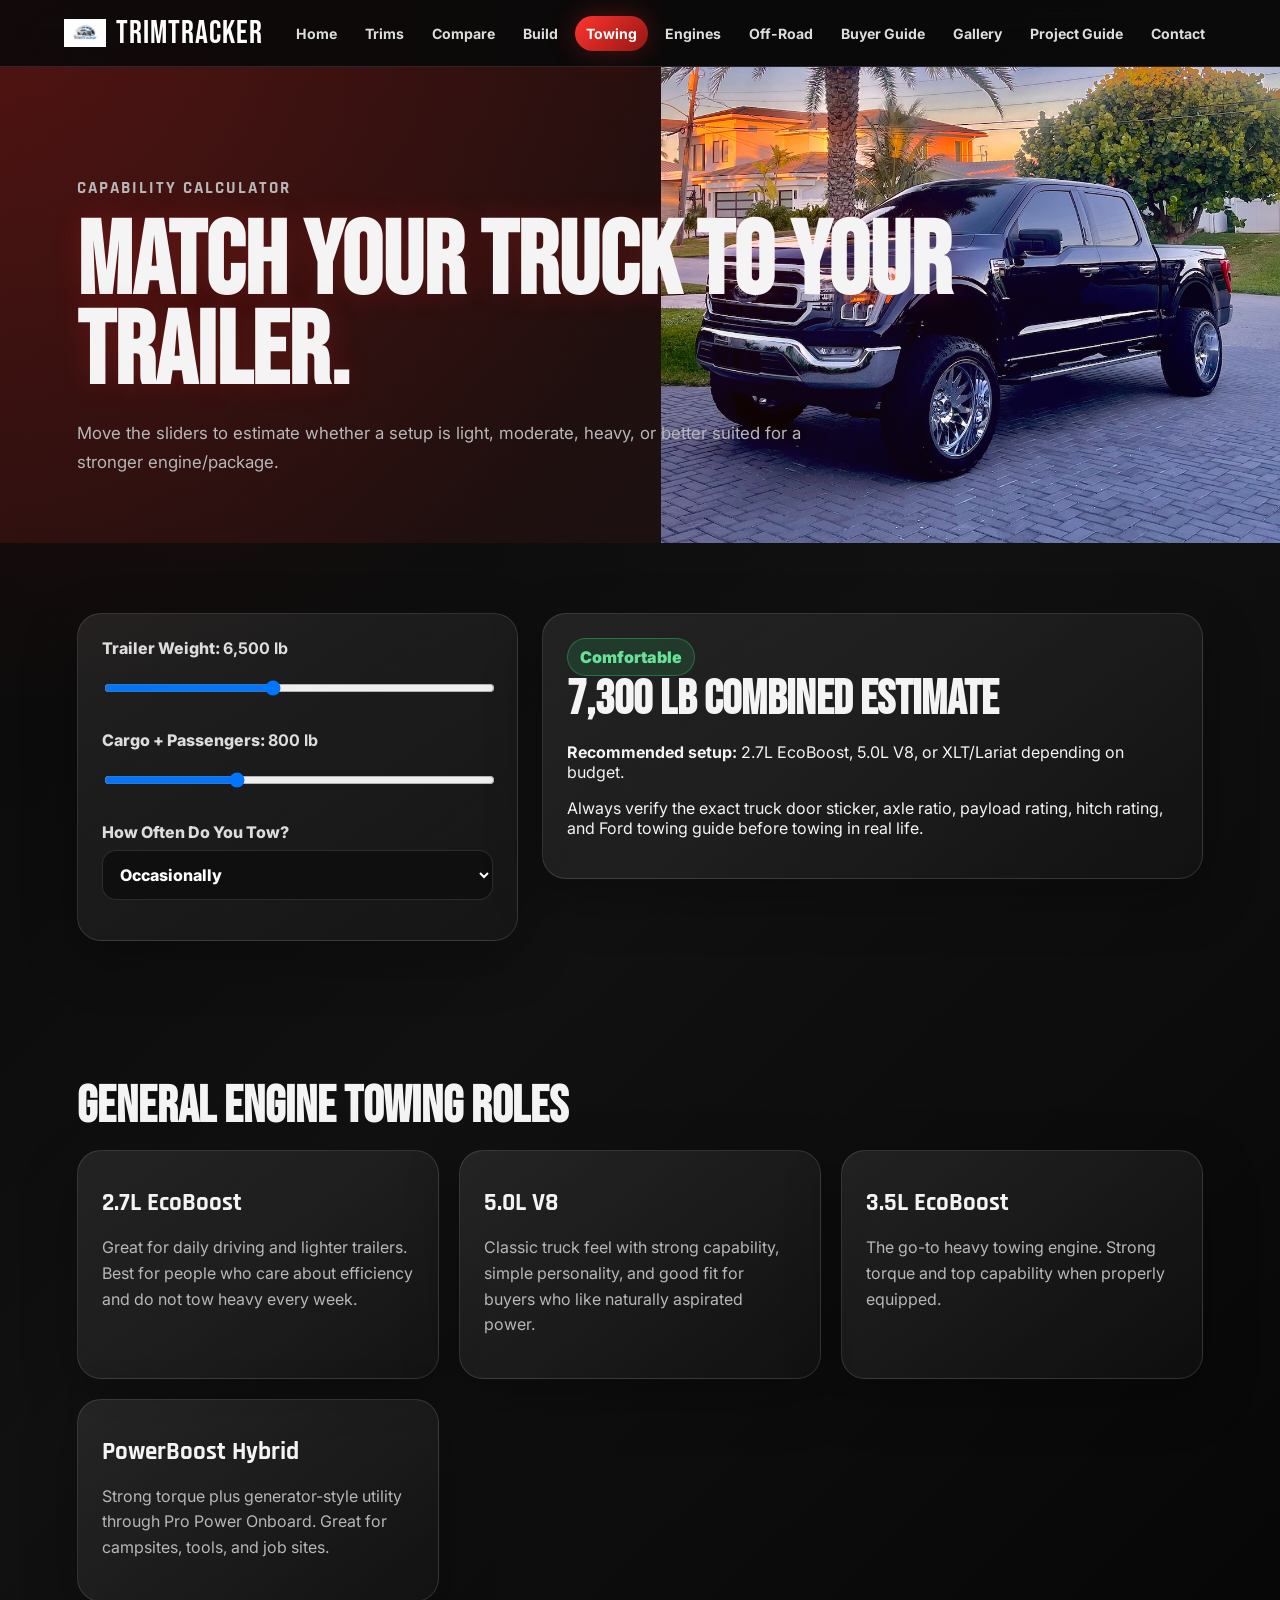
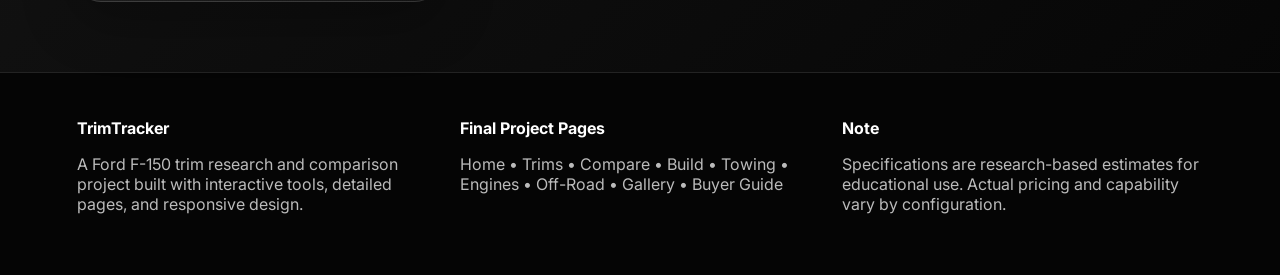
<file: towing.html>
<!DOCTYPE html>
<html lang="en">
<head>
  <meta charset="UTF-8" />
  <meta name="viewport" content="width=device-width, initial-scale=1.0" />
  <title>Towing Calculator | TrimTracker</title>
  <link rel="preconnect" href="https://fonts.googleapis.com">
  <link rel="preconnect" href="https://fonts.gstatic.com" crossorigin>
  <link href="https://fonts.googleapis.com/css2?family=Bebas+Neue&family=Inter:wght@400;600;700;800&family=Rajdhani:wght@500;600;700&display=swap" rel="stylesheet">
  <link rel="stylesheet" href="styles.css" />
</head>
<body data-page="towing.html">
  <div class="noise"></div>
  <header class="topbar">
    <a href="index.html" class="brand"><img src="images/logo.png" alt="TrimTracker logo"><span>TrimTracker</span></a>
    <button class="menu-toggle" aria-label="Open navigation">☰</button>
    <nav class="site-nav"><a class="nav-link " href="index.html">Home</a><a class="nav-link " href="trims.html">Trims</a><a class="nav-link " href="compare.html">Compare</a><a class="nav-link " href="build.html">Build</a><a class="nav-link active" href="towing.html">Towing</a><a class="nav-link " href="engines.html">Engines</a><a class="nav-link " href="offroad.html">Off-Road</a><a class="nav-link " href="buyers-guide.html">Buyer Guide</a><a class="nav-link " href="gallery.html">Gallery</a><a class="nav-link " href="guide.html">Project Guide</a><a class="nav-link " href="contact.html">Contact</a></nav>
  </header>
  <main><section class="page-hero"><p class="eyebrow">Capability Calculator</p><h1>Match your truck to your trailer.</h1><p>Move the sliders to estimate whether a setup is light, moderate, heavy, or better suited for a stronger engine/package.</p></section><section class="section towing-grid"><div class="slider-card"><label>Trailer Weight: <b><span id="trailerVal">6500</span> lb</b><input id="trailerWeight" type="range" min="1000" max="14000" value="6500" step="250"></label><label>Cargo + Passengers: <b><span id="cargoVal">800</span> lb</b><input id="cargoWeight" type="range" min="0" max="2500" value="800" step="100"></label><label>How Often Do You Tow?<select id="towFreq"><option>Occasionally</option><option>Monthly</option><option>Weekly</option></select></label></div><div class="result-card" id="towResult"></div></section><section class="section"><h2>General Engine Towing Roles</h2><div class="feature-grid"><div class="feature-card"><h3>2.7L EcoBoost</h3><p>Great for daily driving and lighter trailers. Best for people who care about efficiency and do not tow heavy every week.</p></div><div class="feature-card"><h3>5.0L V8</h3><p>Classic truck feel with strong capability, simple personality, and good fit for buyers who like naturally aspirated power.</p></div><div class="feature-card"><h3>3.5L EcoBoost</h3><p>The go-to heavy towing engine. Strong torque and top capability when properly equipped.</p></div><div class="feature-card"><h3>PowerBoost Hybrid</h3><p>Strong torque plus generator-style utility through Pro Power Onboard. Great for campsites, tools, and job sites.</p></div></div></section></main>
  <footer class="footer">
    <div><strong>TrimTracker</strong><p>A Ford F-150 trim research and comparison project built with interactive tools, detailed pages, and responsive design.</p></div>
    <div><strong>Final Project Pages</strong><p>Home • Trims • Compare • Build • Towing • Engines • Off-Road • Gallery • Buyer Guide</p></div>
    <div><strong>Note</strong><p>Specifications are research-based estimates for educational use. Actual pricing and capability vary by configuration.</p></div>
  </footer>
  <script src="script.js"></script>
</body>
</html>
</file>
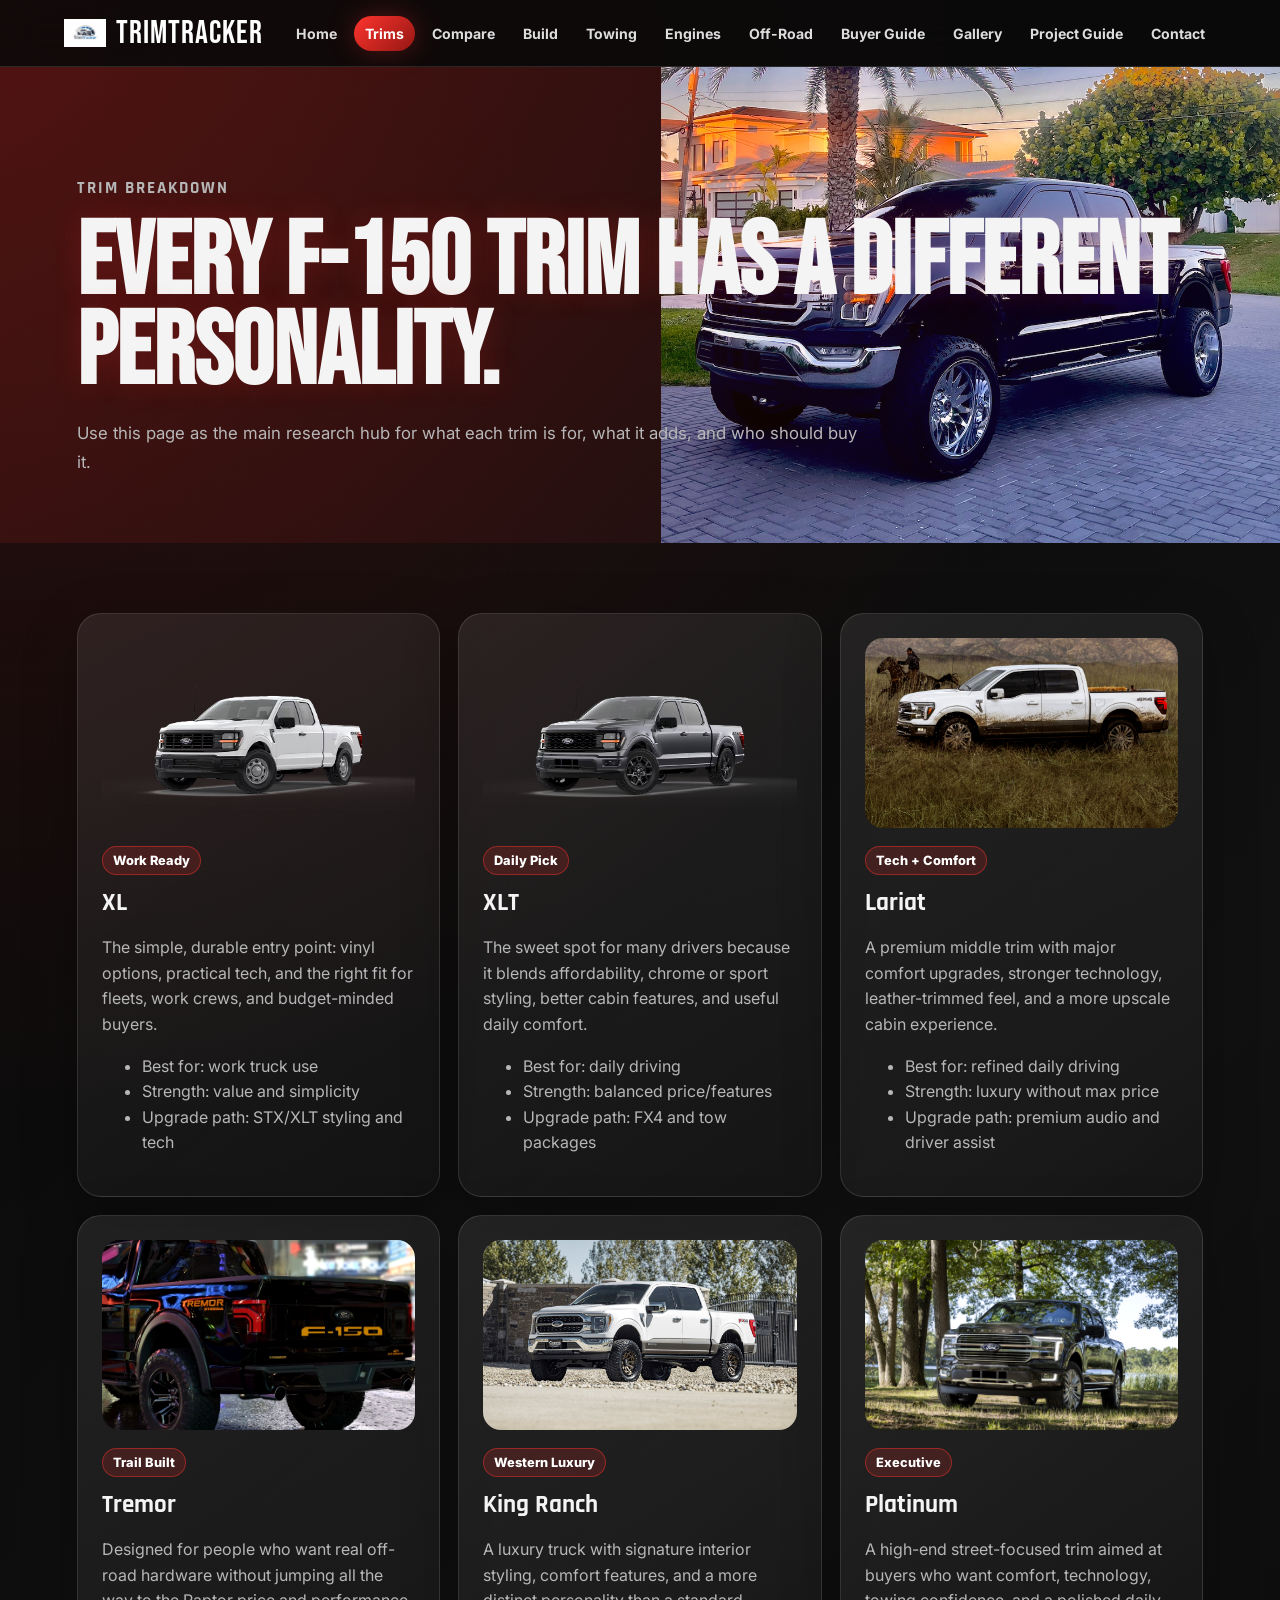
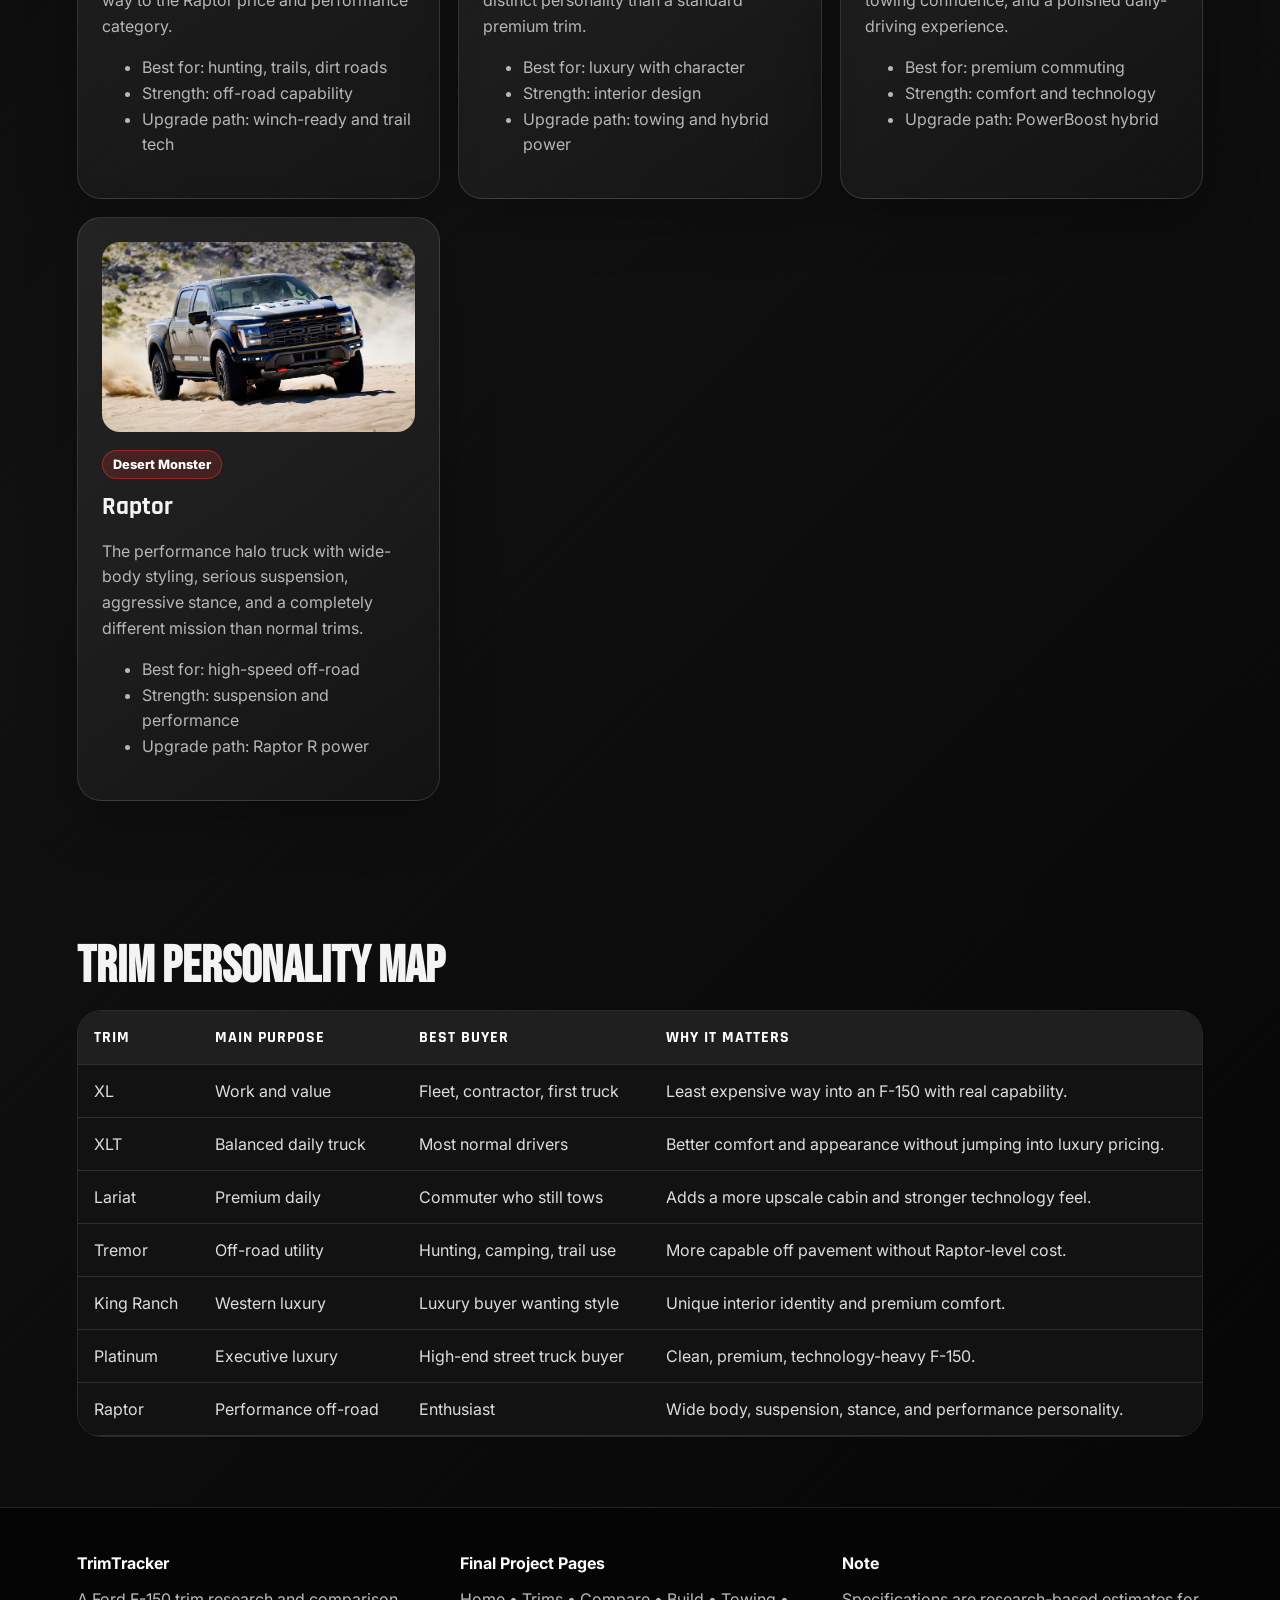
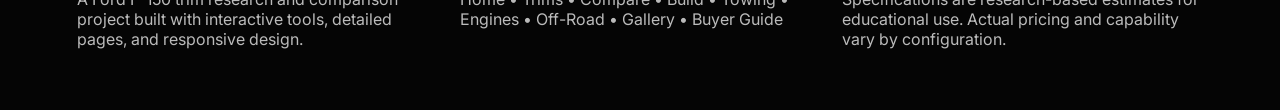
<file: trims.html>
<!DOCTYPE html>
<html lang="en">
<head>
  <meta charset="UTF-8" />
  <meta name="viewport" content="width=device-width, initial-scale=1.0" />
  <title>All Trims | TrimTracker</title>
  <link rel="preconnect" href="https://fonts.googleapis.com">
  <link rel="preconnect" href="https://fonts.gstatic.com" crossorigin>
  <link href="https://fonts.googleapis.com/css2?family=Bebas+Neue&family=Inter:wght@400;600;700;800&family=Rajdhani:wght@500;600;700&display=swap" rel="stylesheet">
  <link rel="stylesheet" href="styles.css" />
</head>
<body data-page="trims.html">
  <div class="noise"></div>
  <header class="topbar">
    <a href="index.html" class="brand"><img src="images/logo.png" alt="TrimTracker logo"><span>TrimTracker</span></a>
    <button class="menu-toggle" aria-label="Open navigation">☰</button>
    <nav class="site-nav"><a class="nav-link " href="index.html">Home</a><a class="nav-link active" href="trims.html">Trims</a><a class="nav-link " href="compare.html">Compare</a><a class="nav-link " href="build.html">Build</a><a class="nav-link " href="towing.html">Towing</a><a class="nav-link " href="engines.html">Engines</a><a class="nav-link " href="offroad.html">Off-Road</a><a class="nav-link " href="buyers-guide.html">Buyer Guide</a><a class="nav-link " href="gallery.html">Gallery</a><a class="nav-link " href="guide.html">Project Guide</a><a class="nav-link " href="contact.html">Contact</a></nav>
  </header>
  <main><section class="page-hero"><p class="eyebrow">Trim Breakdown</p><h1>Every F-150 trim has a different personality.</h1><p>Use this page as the main research hub for what each trim is for, what it adds, and who should buy it.</p></section><section class="section">
<div class="trim-grid">
  <article class="truck-card"><img src="images/xl.jpg"><span class="badge">Work Ready</span><h3>XL</h3><p>The simple, durable entry point: vinyl options, practical tech, and the right fit for fleets, work crews, and budget-minded buyers.</p><ul><li>Best for: work truck use</li><li>Strength: value and simplicity</li><li>Upgrade path: STX/XLT styling and tech</li></ul></article>
  <article class="truck-card"><img src="images/xlt.jpg"><span class="badge">Daily Pick</span><h3>XLT</h3><p>The sweet spot for many drivers because it blends affordability, chrome or sport styling, better cabin features, and useful daily comfort.</p><ul><li>Best for: daily driving</li><li>Strength: balanced price/features</li><li>Upgrade path: FX4 and tow packages</li></ul></article>
  <article class="truck-card"><img src="images/lariat.jpg"><span class="badge">Tech + Comfort</span><h3>Lariat</h3><p>A premium middle trim with major comfort upgrades, stronger technology, leather-trimmed feel, and a more upscale cabin experience.</p><ul><li>Best for: refined daily driving</li><li>Strength: luxury without max price</li><li>Upgrade path: premium audio and driver assist</li></ul></article>
  <article class="truck-card"><img src="images/tremor.jpg"><span class="badge">Trail Built</span><h3>Tremor</h3><p>Designed for people who want real off-road hardware without jumping all the way to the Raptor price and performance category.</p><ul><li>Best for: hunting, trails, dirt roads</li><li>Strength: off-road capability</li><li>Upgrade path: winch-ready and trail tech</li></ul></article>
  <article class="truck-card"><img src="images/kingranch.jpg"><span class="badge">Western Luxury</span><h3>King Ranch</h3><p>A luxury truck with signature interior styling, comfort features, and a more distinct personality than a standard premium trim.</p><ul><li>Best for: luxury with character</li><li>Strength: interior design</li><li>Upgrade path: towing and hybrid power</li></ul></article>
  <article class="truck-card"><img src="images/platinum.jpg"><span class="badge">Executive</span><h3>Platinum</h3><p>A high-end street-focused trim aimed at buyers who want comfort, technology, towing confidence, and a polished daily-driving experience.</p><ul><li>Best for: premium commuting</li><li>Strength: comfort and technology</li><li>Upgrade path: PowerBoost hybrid</li></ul></article>
  <article class="truck-card"><img src="images/raptor.jpg"><span class="badge">Desert Monster</span><h3>Raptor</h3><p>The performance halo truck with wide-body styling, serious suspension, aggressive stance, and a completely different mission than normal trims.</p><ul><li>Best for: high-speed off-road</li><li>Strength: suspension and performance</li><li>Upgrade path: Raptor R power</li></ul></article>
</div></section><section class="section"><h2>Trim Personality Map</h2><div class="table-wrap"><table><tr><th>Trim</th><th>Main Purpose</th><th>Best Buyer</th><th>Why It Matters</th></tr><tr><td>XL</td><td>Work and value</td><td>Fleet, contractor, first truck</td><td>Least expensive way into an F-150 with real capability.</td></tr><tr><td>XLT</td><td>Balanced daily truck</td><td>Most normal drivers</td><td>Better comfort and appearance without jumping into luxury pricing.</td></tr><tr><td>Lariat</td><td>Premium daily</td><td>Commuter who still tows</td><td>Adds a more upscale cabin and stronger technology feel.</td></tr><tr><td>Tremor</td><td>Off-road utility</td><td>Hunting, camping, trail use</td><td>More capable off pavement without Raptor-level cost.</td></tr><tr><td>King Ranch</td><td>Western luxury</td><td>Luxury buyer wanting style</td><td>Unique interior identity and premium comfort.</td></tr><tr><td>Platinum</td><td>Executive luxury</td><td>High-end street truck buyer</td><td>Clean, premium, technology-heavy F-150.</td></tr><tr><td>Raptor</td><td>Performance off-road</td><td>Enthusiast</td><td>Wide body, suspension, stance, and performance personality.</td></tr></table></div></section></main>
  <footer class="footer">
    <div><strong>TrimTracker</strong><p>A Ford F-150 trim research and comparison project built with interactive tools, detailed pages, and responsive design.</p></div>
    <div><strong>Final Project Pages</strong><p>Home • Trims • Compare • Build • Towing • Engines • Off-Road • Gallery • Buyer Guide</p></div>
    <div><strong>Note</strong><p>Specifications are research-based estimates for educational use. Actual pricing and capability vary by configuration.</p></div>
  </footer>
  <script src="script.js"></script>
</body>
</html>
</file>
<file: styles.css>
:root{--bg:#090909;--panel:#151515;--panel2:#1e1e1e;--text:#f4f4f4;--muted:#b7b7b7;--red:#ff342e;--blue:#00a3ff;--steel:#3b3d42;--line:rgba(255,255,255,.12);--glow:0 0 28px rgba(255,52,46,.28)}*{box-sizing:border-box}html{scroll-behavior:smooth}body{margin:0;background:radial-gradient(circle at top left,rgba(255,52,46,.17),transparent 32%),linear-gradient(135deg,#060606,#111 48%,#050505);color:var(--text);font-family:Inter,Arial,sans-serif}.noise{position:fixed;inset:0;pointer-events:none;opacity:.06;background-image:linear-gradient(45deg,rgba(255,255,255,.15) 25%,transparent 25%),linear-gradient(-45deg,rgba(255,255,255,.1) 25%,transparent 25%);background-size:6px 6px;z-index:0}.topbar{position:sticky;top:0;z-index:20;display:flex;align-items:center;justify-content:space-between;gap:20px;padding:12px 5vw;background:rgba(9,9,9,.78);backdrop-filter:blur(18px);border-bottom:1px solid var(--line)}.brand{display:flex;align-items:center;gap:10px;text-decoration:none;color:#fff;font-family:Bebas Neue,Inter;font-size:2rem;letter-spacing:1px}.brand img{width:42px;height:42px;object-fit:contain}.site-nav{display:flex;gap:6px;flex-wrap:wrap;justify-content:flex-end}.nav-link{color:#ddd;text-decoration:none;padding:9px 11px;border-radius:999px;font-size:.88rem;font-weight:700}.nav-link:hover,.nav-link.active{background:linear-gradient(135deg,var(--red),#941713);color:#fff;box-shadow:var(--glow)}.menu-toggle{display:none;background:#202020;color:#fff;border:1px solid var(--line);border-radius:10px;padding:8px 12px}.hero{min-height:82vh;display:grid;grid-template-columns:1.05fr .95fr;align-items:center;gap:40px;padding:80px 6vw;position:relative;overflow:hidden}.hero:before{content:"";position:absolute;inset:auto -10% 0 -10%;height:160px;background:repeating-linear-gradient(45deg,rgba(255,255,255,.08) 0 10px,transparent 10px 20px);transform:skewY(-3deg)}.hero-content,.hero-panel,.section,.page-hero{position:relative;z-index:1}.eyebrow{font-family:Rajdhani;text-transform:uppercase;color:var(--red);letter-spacing:2px;font-weight:800}.hero h1,.page-hero h1{font-family:Bebas Neue,Inter;font-size:clamp(3.8rem,8vw,7.8rem);line-height:.88;margin:0 0 20px;text-shadow:0 0 30px rgba(255,52,46,.2)}h2{font-family:Bebas Neue;font-size:clamp(2.3rem,4vw,4.2rem);line-height:1;margin:0 0 18px}h3{font-family:Rajdhani;font-size:1.55rem;margin:12px 0 8px}.hero p,.page-hero p,.section-heading p{color:var(--muted);font-size:1.05rem;line-height:1.7;max-width:780px}.hero-actions{display:flex;gap:14px;flex-wrap:wrap;margin-top:26px}.btn{display:inline-flex;align-items:center;justify-content:center;text-decoration:none;border:0;border-radius:14px;padding:13px 20px;font-weight:900;cursor:pointer;transition:.25s}.btn.primary{background:linear-gradient(135deg,var(--red),#9b1612);color:#fff;box-shadow:var(--glow)}.btn.ghost{color:#fff;border:1px solid var(--line);background:rgba(255,255,255,.06)}.btn:hover{transform:translateY(-2px)}.hero-panel{background:linear-gradient(145deg,rgba(255,255,255,.08),rgba(255,255,255,.02));border:1px solid var(--line);border-radius:32px;padding:22px;box-shadow:0 28px 80px rgba(0,0,0,.5)}.hero-panel img{width:100%;filter:drop-shadow(0 25px 35px rgba(0,0,0,.7))}.spec-strip{display:grid;grid-template-columns:repeat(3,1fr);gap:10px}.spec-strip span{background:#111;border:1px solid var(--line);border-radius:16px;padding:12px;text-align:center;color:#ccc}.spec-strip b{display:block;color:#fff;font-size:1.7rem}.section{padding:70px 6vw}.section-heading{max-width:980px;margin-bottom:28px}.feature-grid{display:grid;grid-template-columns:repeat(3,minmax(0,1fr));gap:20px}.feature-card,.truck-card,.engine-card,.control-card,.builder-panel,.slider-card,.result-card,.price-card{background:linear-gradient(145deg,rgba(255,255,255,.085),rgba(255,255,255,.025));border:1px solid var(--line);border-radius:24px;padding:24px;box-shadow:0 18px 55px rgba(0,0,0,.28)}.feature-card p,.truck-card p,.truck-card li,.engine-card p{color:var(--muted);line-height:1.6}.dark-split{display:grid;grid-template-columns:.75fr 1.25fr;gap:30px;align-items:start}.trim-grid{display:grid;grid-template-columns:repeat(3,minmax(0,1fr));gap:18px}.truck-card{position:relative;overflow:hidden}.truck-card img{width:100%;height:190px;object-fit:cover;border-radius:18px;filter:saturate(1.1) contrast(1.08);transition:.35s}.truck-card:hover img{transform:scale(1.04)}.badge{display:inline-block;margin-top:14px;background:rgba(255,52,46,.16);color:#fff;border:1px solid rgba(255,52,46,.45);border-radius:999px;padding:6px 10px;font-weight:800;font-size:.8rem}.page-hero{padding:90px 6vw 50px;background:linear-gradient(135deg,rgba(255,52,46,.16),transparent),url('images/hero-truck.png') right center/contain no-repeat}.page-hero.off{background:linear-gradient(135deg,rgba(255,52,46,.22),rgba(0,0,0,.55)),url('images/tremor.jpg') center/cover}.mission-grid{display:grid;grid-template-columns:repeat(4,1fr);gap:16px}.mission-grid a{min-height:110px;background:#171717;border:1px solid var(--line);border-radius:22px;padding:20px;color:#fff;text-decoration:none;display:flex;flex-direction:column;justify-content:end;transition:.25s}.mission-grid a:hover{border-color:var(--red);box-shadow:var(--glow);transform:translateY(-3px)}.mission-grid span{color:var(--muted)}.table-wrap{overflow:auto;border:1px solid var(--line);border-radius:24px}table{width:100%;border-collapse:collapse;background:#121212;min-width:760px}th,td{padding:16px;border-bottom:1px solid var(--line);text-align:left}th{background:#1f1f1f;color:#fff;font-family:Rajdhani;text-transform:uppercase;letter-spacing:1px}td{color:#ddd}.compare-tool,.build-grid,.towing-grid,.quiz-grid,.contact-grid{display:grid;grid-template-columns:.8fr 1.2fr;gap:24px;align-items:start}label{display:block;color:#ddd;font-weight:800;margin-bottom:16px}select,input,textarea{width:100%;margin-top:8px;background:#0f0f0f;color:#fff;border:1px solid var(--line);border-radius:14px;padding:13px;font:inherit}textarea{min-height:150px}.compare-output{display:grid;grid-template-columns:repeat(2,1fr);gap:18px}.score-row{margin:14px 0}.bar{height:12px;border-radius:999px;background:#303030;overflow:hidden}.bar span{display:block;height:100%;background:linear-gradient(90deg,var(--red),var(--blue));border-radius:999px}.truck-preview img{width:100%;height:390px;object-fit:cover;border-radius:28px;border:1px solid var(--line)}.price-card{margin-top:-50px;position:relative;margin-left:24px;margin-right:24px;background:rgba(15,15,15,.9);backdrop-filter:blur(12px)}.price-card h2{color:#fff}.chips{display:flex;gap:8px;flex-wrap:wrap}.chips span{background:#282828;border:1px solid var(--line);padding:7px 10px;border-radius:999px;font-size:.82rem}.check-list label{display:flex;align-items:center;gap:10px;background:#111;border:1px solid var(--line);border-radius:14px;padding:12px}.check-list input{width:auto}.result-card h2{font-family:Bebas Neue;font-size:3rem}.status{display:inline-block;padding:8px 12px;border-radius:999px;font-weight:900}.good{background:rgba(38,201,110,.15);color:#68e095;border:1px solid rgba(38,201,110,.4)}.warn{background:rgba(255,194,41,.15);color:#ffd76b;border:1px solid rgba(255,194,41,.4)}.bad{background:rgba(255,52,46,.15);color:#ff908c;border:1px solid rgba(255,52,46,.4)}.engine-grid{display:grid;grid-template-columns:repeat(2,minmax(0,1fr));gap:20px}.meter{height:14px;background:#2a2a2a;border-radius:999px;overflow:hidden}.meter span{display:block;height:100%;background:linear-gradient(90deg,var(--blue),var(--red))}.terrain-buttons,.filter-row{display:flex;gap:12px;flex-wrap:wrap;margin-bottom:20px}.terrain-buttons button,.filter-row button{background:#161616;color:#fff;border:1px solid var(--line);padding:12px 18px;border-radius:999px;font-weight:900;cursor:pointer}.terrain-buttons button:hover,.filter-row button:hover{border-color:var(--red);box-shadow:var(--glow)}.terrain-result{background:#151515;border:1px solid var(--line);border-radius:24px;padding:28px}.offroad-showcase{display:grid;grid-template-columns:repeat(3,1fr);gap:20px}.offroad-showcase article{background:#151515;border:1px solid var(--line);border-radius:24px;overflow:hidden}.offroad-showcase img{width:100%;height:240px;object-fit:cover}.offroad-showcase h3,.offroad-showcase p{padding:0 20px}.offroad-showcase p{padding-bottom:20px;color:var(--muted)}.gallery-grid{display:grid;grid-template-columns:repeat(3,1fr);gap:16px}.gallery-grid img{width:100%;height:260px;object-fit:cover;border-radius:22px;border:1px solid var(--line);transition:.3s}.gallery-grid img:hover{transform:scale(1.025);box-shadow:var(--glow)}.footer{display:grid;grid-template-columns:repeat(3,1fr);gap:22px;padding:45px 6vw;background:#050505;border-top:1px solid var(--line);color:#bbb}.footer strong{color:#fff}.note{color:#999;font-size:.9rem}.reveal{opacity:0;transform:translateY(18px);transition:.7s}.reveal.visible{opacity:1;transform:none}@media(max-width:1050px){.hero,.dark-split,.compare-tool,.build-grid,.towing-grid,.quiz-grid,.contact-grid{grid-template-columns:1fr}.trim-grid,.feature-grid,.gallery-grid,.offroad-showcase{grid-template-columns:repeat(2,1fr)}.mission-grid{grid-template-columns:repeat(2,1fr)}}@media(max-width:760px){.menu-toggle{display:block}.site-nav{display:none;position:absolute;left:5vw;right:5vw;top:70px;background:#101010;border:1px solid var(--line);border-radius:20px;padding:14px}.site-nav.open{display:grid}.hero{padding-top:45px}.hero h1,.page-hero h1{font-size:4rem}.trim-grid,.feature-grid,.gallery-grid,.offroad-showcase,.engine-grid,.compare-output,.footer{grid-template-columns:1fr}.spec-strip{grid-template-columns:1fr}.mission-grid{grid-template-columns:1fr}.page-hero{background-image:linear-gradient(135deg,rgba(255,52,46,.18),transparent);}.truck-preview img{height:270px}}
</file>
